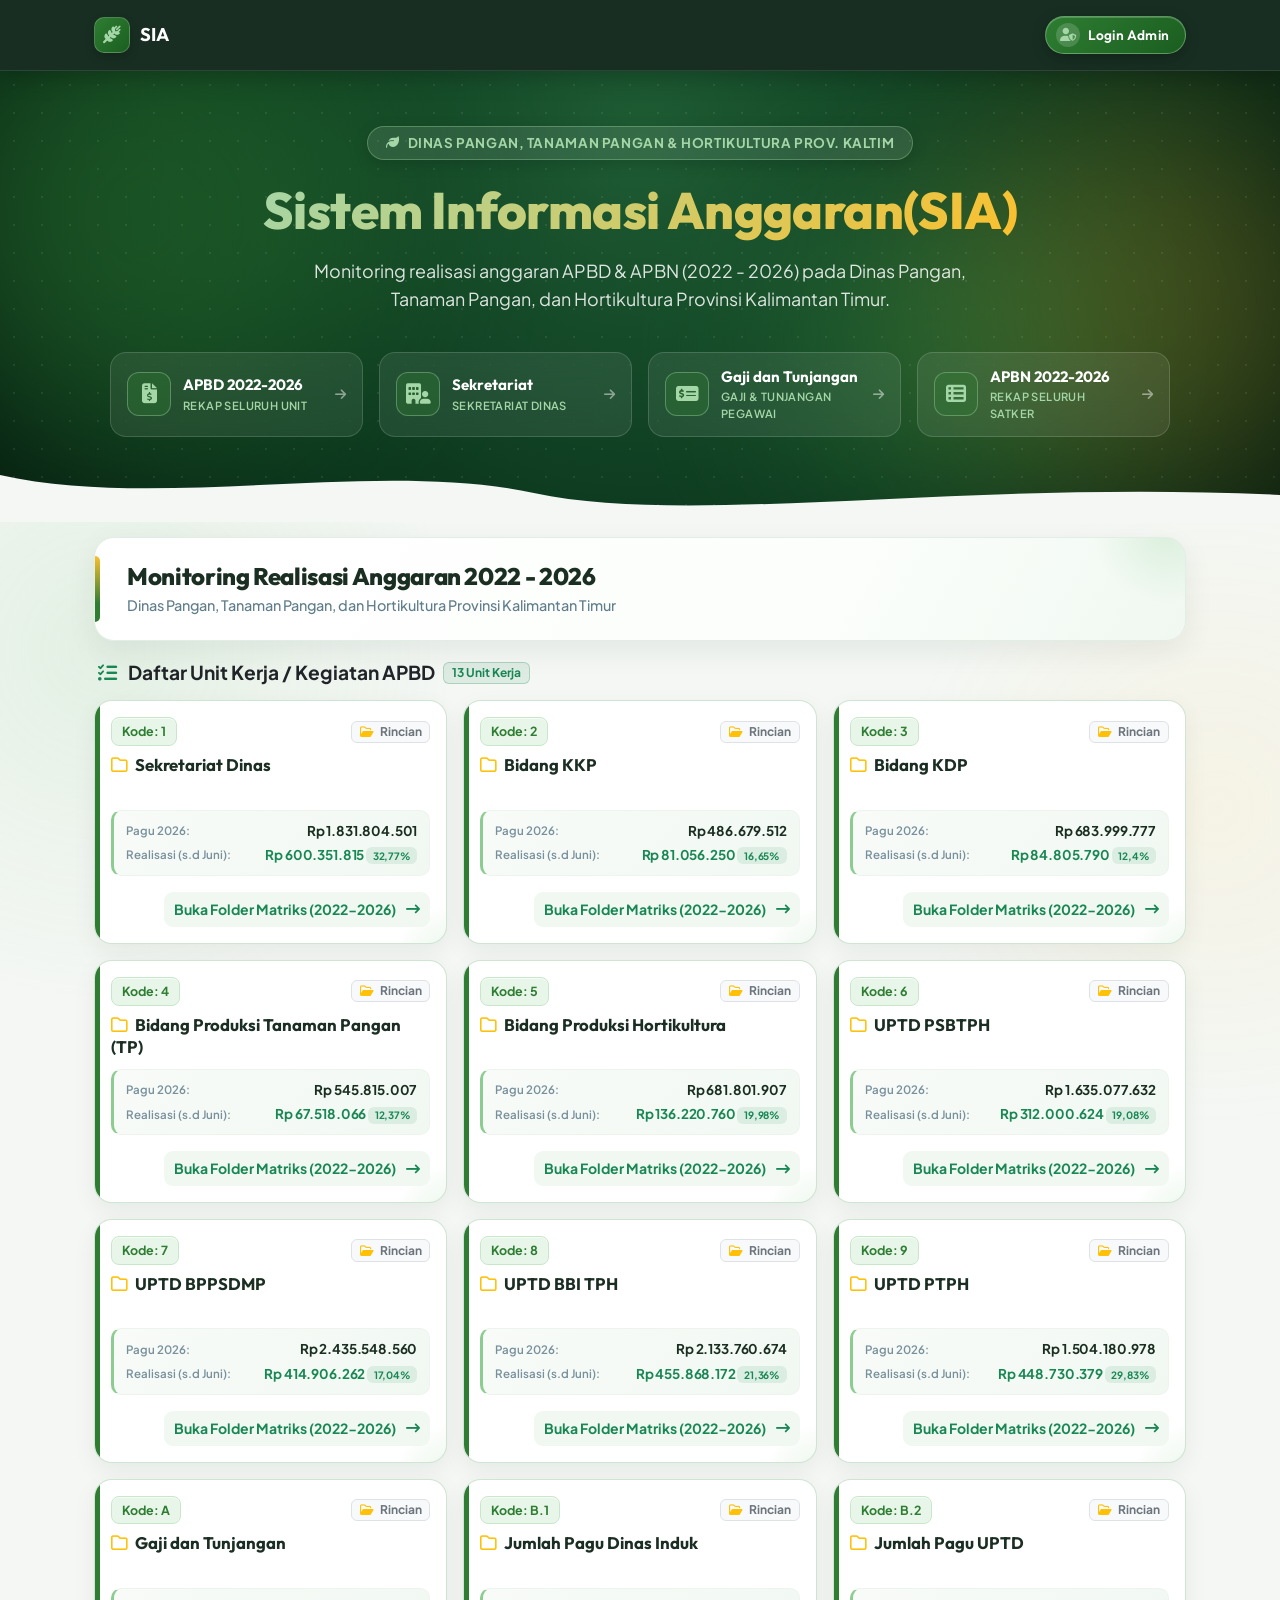
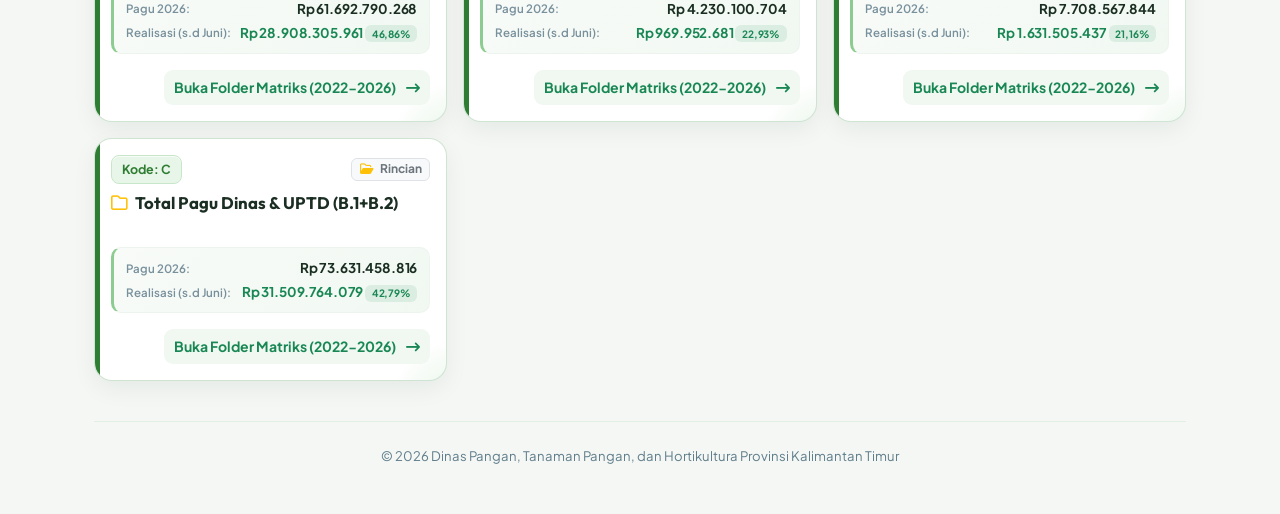
<file: index.html>
<!DOCTYPE html>
<html lang="id">

<head>
    <meta charset="UTF-8">
    <meta name="viewport" content="width=device-width, initial-scale=1.0, maximum-scale=5.0">
    <title>Sistem Informasi Anggaran - DISPANTPH Kaltim</title>

    <!-- Favicon / Tab Icon -->
    <link rel="icon" type="image/svg+xml" href="logo.svg">
    <link rel="alternate icon" type="image/png" href="logo.png">
    <link rel="shortcut icon" href="favicon.ico">

    <!-- Google Fonts: Outfit & Plus Jakarta Sans -->
    <link rel="preconnect" href="https://fonts.googleapis.com">
    <link rel="preconnect" href="https://fonts.gstatic.com" crossorigin>
    <link
        href="https://fonts.googleapis.com/css2?family=Outfit:wght@400;500;600;700;800&family=Plus+Jakarta+Sans:wght@400;500;600;700&display=swap"
        rel="stylesheet">

    <!-- Bootstrap 5 & FontAwesome -->
    <link href="https://cdn.jsdelivr.net/npm/bootstrap@5.3.0/dist/css/bootstrap.min.css" rel="stylesheet">
    <link rel="stylesheet" href="https://cdnjs.cloudflare.com/ajax/libs/font-awesome/6.4.0/css/all.min.css">

    <!-- Custom Style System -->
    <link rel="stylesheet" href="style.css?v=3.2">
    <style>
        .touch-scroll {
            -webkit-overflow-scrolling: touch;
        }

        /* Dedicated Navbar Button Styling (Embedded to prevent browser cache lag) */
        .btn-login-nav {
            display: inline-flex !important;
            align-items: center !important;
            gap: 8px !important;
            padding: 6px 16px 6px 10px !important;
            height: 38px !important;
            background: linear-gradient(135deg, #2e7d32 0%, #1b5e20 100%) !important;
            border: 1px solid rgba(165, 214, 167, 0.45) !important;
            border-radius: 50px !important;
            color: #ffffff !important;
            text-decoration: none !important;
            font-family: 'Outfit', sans-serif !important;
            font-size: 0.86rem !important;
            font-weight: 600 !important;
            letter-spacing: 0.2px !important;
            box-shadow: 0 4px 14px rgba(0, 0, 0, 0.25), inset 0 1px 0 rgba(255, 255, 255, 0.2) !important;
            transition: all 0.25s cubic-bezier(0.4, 0, 0.2, 1) !important;
            white-space: nowrap !important;
            cursor: pointer !important;
        }

        .btn-login-nav:hover {
            color: #ffffff !important;
            text-decoration: none !important;
            background: linear-gradient(135deg, #388e3c 0%, #1e6924 100%) !important;
            border-color: #a5d6a7 !important;
            transform: translateY(-2px) !important;
            box-shadow: 0 6px 20px rgba(46, 125, 50, 0.48), inset 0 1px 0 rgba(255, 255, 255, 0.35) !important;
        }

        .btn-login-nav:active {
            transform: translateY(0) scale(0.98) !important;
            box-shadow: 0 2px 8px rgba(0, 0, 0, 0.2) !important;
        }

        .btn-login-nav .nav-login-icon-badge {
            width: 24px !important;
            height: 24px !important;
            border-radius: 50% !important;
            background: rgba(255, 255, 255, 0.16) !important;
            display: inline-flex !important;
            align-items: center !important;
            justify-content: center !important;
            color: #a5d6a7 !important;
            font-size: 0.8rem !important;
            transition: all 0.25s ease !important;
            flex-shrink: 0 !important;
        }

        .btn-login-nav:hover .nav-login-icon-badge {
            background: rgba(255, 255, 255, 0.28) !important;
            color: #ffffff !important;
            transform: scale(1.1) !important;
        }

        @media (max-width: 575.98px) {
            .btn-login-nav {
                height: 34px !important;
                padding: 5px 12px 5px 8px !important;
                font-size: 0.78rem !important;
                gap: 6px !important;
            }

            .btn-login-nav .nav-login-icon-badge {
                width: 20px !important;
                height: 20px !important;
                font-size: 0.72rem !important;
            }
        }
    </style>
</head>

<body>

    <!-- ========================================================================
         GLOBAL STICKY NAVBAR
         ======================================================================== -->
    <nav class="navbar navbar-dark navbar-custom">
        <div class="container px-3 px-md-4 d-flex align-items-center justify-content-between">
            <a href="#welcome-section" class="navbar-brand" title="Sistem Informasi Anggaran DISPANTPH">
                <div class="brand-badge-icon">
                    <i class="fa-solid fa-wheat-awn"></i>
                </div>
                <span class="d-none d-sm-inline">SIA</span>
                <span class="d-inline d-sm-none">SIA</span>
            </a>
            <div class="d-flex align-items-center gap-2">
                <a href="login.php" class="btn-login-nav" title="Login ke Panel Administrator"
                    style="text-decoration: none !important;">
                    <span class="nav-login-icon-badge"><i class="fa-solid fa-user-shield"></i></span>
                    <span style="color: #ffffff !important; font-weight: 600;">Login Admin</span>
                </a>
            </div>
        </div>
    </nav>

    <!-- ========================================================================
         BAGIAN 1: HERO / SELAMAT DATANG (IMMERSION SHOWCASE)
         ======================================================================== -->
    <section id="welcome-section" class="welcome-hero">
        <!-- Background Ambient Orbs -->
        <div class="bg-shape shape-1"></div>
        <div class="bg-shape shape-2"></div>
        <div class="bg-shape shape-3"></div>
        <div class="bg-pattern"></div>

        <div class="hero-content">
            <div class="hero-badge">
                <i class="fa-solid fa-leaf"></i> DINAS PANGAN, TANAMAN PANGAN & HORTIKULTURA PROV. KALTIM
            </div>

            <h1 class="hero-title">
                <span class="highlight-text">Sistem Informasi Anggaran(SIA)</span>
            </h1>

            <p class="hero-subtitle">
                Monitoring realisasi anggaran APBD & APBN (2022 - 2026) pada
                Dinas Pangan, Tanaman Pangan, dan Hortikultura Provinsi Kalimantan Timur.
            </p>

            <!-- Dynamic Features Highlight Cards Grid -->
            <div id="heroFeaturesGrid" class="hero-features-grid">
                <a href="#dashboard-section" class="hero-feature-card" onclick="filterHeroCard('hero_apbd')"
                    title="Lihat Rekap APBD">
                    <div class="hero-card-icon">
                        <i class="fa-solid fa-file-invoice-dollar"></i>
                    </div>
                    <div class="hero-card-text">
                        <h6 class="hero-card-title mb-0">APBD 2022-2026</h6>
                        <span class="hero-card-sub">Rekap Seluruh Unit</span>
                    </div>
                </a>

                <a href="#dashboard-section" class="hero-feature-card" onclick="filterHeroCard('hero_sekretariat')"
                    title="Lihat Data Sekretariat">
                    <div class="hero-card-icon">
                        <i class="fa-solid fa-building-user"></i>
                    </div>
                    <div class="hero-card-text">
                        <h6 class="hero-card-title mb-0">Sekretariat</h6>
                        <span class="hero-card-sub">Sekretariat Dinas</span>
                    </div>
                </a>

                <a href="#dashboard-section" class="hero-feature-card" onclick="filterHeroCard('hero_gaji')"
                    title="Lihat Data Gaji & Tunjangan">
                    <div class="hero-card-icon">
                        <i class="fa-solid fa-money-check-dollar"></i>
                    </div>
                    <div class="hero-card-text">
                        <h6 class="hero-card-title mb-0">Gaji dan Tunjangan</h6>
                        <span class="hero-card-sub">Gaji & Tunjangan Pegawai</span>
                    </div>
                </a>

                <a href="#dashboard-section" class="hero-feature-card" onclick="filterHeroCard('hero_apbn')"
                    title="Lihat Rekap APBN">
                    <div class="hero-card-icon">
                        <i class="fa-solid fa-table-list"></i>
                    </div>
                    <div class="hero-card-text">
                        <h6 class="hero-card-title mb-0">APBN 2022-2026</h6>
                        <span class="hero-card-sub">Rekap Seluruh Satker</span>
                    </div>
                </a>
            </div>
        </div>

        <!-- Wave Curve Transition Divider -->
        <div class="hero-wave-divider">
            <svg viewBox="0 0 1200 120" preserveAspectRatio="none">
                <path d="M0,0 C150,90 350,-40 500,45 C650,130 900,10 1200,50 L1200,120 L0,120 Z" class="shape-fill">
                </path>
            </svg>
        </div>
    </section>

    <!-- ========================================================================
         BAGIAN 2: DASHBOARD MONITORING ANGGARAN
         ======================================================================== -->
    <section id="dashboard-section" class="dashboard-section">
        <div class="container px-3 px-md-4 pb-5">

            <!-- Header Banner -->
            <div class="header-banner">
                <h3 class="page-title">Monitoring Realisasi Anggaran 2022 - 2026</h3>
                <p class="page-subtitle">Dinas Pangan, Tanaman Pangan, dan Hortikultura Provinsi Kalimantan Timur</p>
            </div>

            <!-- Filter Toolbar (Public View) -->
            <div
                class="d-flex flex-wrap justify-content-between align-items-center mb-3 px-1 gap-2 filter-container-mobile">
                <div class="d-flex align-items-center gap-2">
                    <h5 class="fw-bold text-dark m-0" id="mainTitle" style="font-size: clamp(1rem, 3vw, 1.2rem);">
                        <i class="fa-solid fa-list-check text-success me-2"></i> Daftar Unit Kerja / Kegiatan APBD
                    </h5>
                    <span class="badge bg-success bg-opacity-10 text-success border border-success border-opacity-25"
                        id="dataCountBadge">0 Data</span>
                </div>

                <div class="d-flex align-items-center gap-2 flex-wrap">
                    <!-- APBN Year Filter Dropdown -->
                    <div id="filterTahunAPBN" class="d-none align-items-center gap-2">
                        <label class="fw-bold small text-secondary m-0">Tahun:</label>
                        <select id="tahunApbn" class="form-select form-select-sm filter-select w-auto">
                            <option value="2026" selected>2026</option>
                            <option value="2025">2025</option>
                            <option value="2024">2024</option>
                            <option value="2023">2023</option>
                            <option value="2022">2022</option>
                        </select>
                    </div>
                </div>
            </div>

            <!-- Filter Aktif dari Sorotan Indicator Banner -->
            <div id="heroFilterBanner"
                class="alert alert-success py-2 px-3 mb-3 d-none align-items-center justify-content-between rounded-3 border-0 bg-success bg-opacity-10 text-success-emphasis shadow-sm">
                <div class="d-flex align-items-center gap-2">
                    <i class="fa-solid fa-layer-group text-success fs-5"></i>
                    <div>
                        <span class="small text-muted d-block" style="font-size: 0.72rem; line-height: 1;">Filter
                            Sorotan Aktif:</span>
                        <strong id="heroFilterTitle" class="text-success">Sorotan Terpilih</strong>
                    </div>
                </div>
                <button type="button" class="btn btn-sm btn-outline-success py-1 px-3 rounded-pill fw-bold"
                    onclick="resetHeroFilter()">
                    <i class="fa-solid fa-xmark me-1"></i> Tampilkan Semua Unit
                </button>
            </div>

            <!-- TAMPILAN 1: KARTU APBD -->
            <div class="row g-3 mb-4" id="menuContainer"></div>

            <!-- TAMPILAN 2: KARTU APBN (REDESIGN: MIRIP APBD) -->
            <div class="row g-3 mb-4 d-none" id="apbnCardContainer"></div>

            <!-- Empty Search State -->
            <div id="emptySearchState" class="text-center py-5 d-none">
                <div class="text-muted mb-2">
                    <i class="fa-solid fa-magnifying-glass fa-2x text-secondary opacity-50"></i>
                </div>
                <h6 class="fw-bold text-secondary">Data tidak ditemukan</h6>
                <p class="small text-muted mb-0">Coba ubah kata kunci pencarian Anda atau tambah data baru.</p>
            </div>

            <!-- Dashboard Footer -->
            <div class="dashboard-footer">
                &copy; 2026 Dinas Pangan, Tanaman Pangan, dan Hortikultura Provinsi Kalimantan Timur
            </div>
        </div>
    </section>

    <!-- ========================================================================
         MODAL 1: MATRIKS MULTIYEARS (APBD FOLDER VIEW)
         ======================================================================== -->
    <div class="modal fade" id="matrixModal" tabindex="-1" aria-hidden="true">
        <div class="modal-dialog modal-xl modal-dialog-centered">
            <div class="modal-content shadow-lg">
                <div
                    class="modal-header modal-header-custom py-3 px-3 px-md-4 d-flex justify-content-between align-items-center">
                    <h5 class="modal-title fw-bold m-0 text-white" id="modalTitle"
                        style="font-size: clamp(1rem, 3vw, 1.25rem);">
                        Matriks Multiyears</h5>
                    <button type="button" class="btn-close btn-close-white" data-bs-dismiss="modal"
                        aria-label="Close"></button>
                </div>
                <div class="modal-body p-3 p-md-4">
                    <div class="d-flex justify-content-between align-items-center mb-3 flex-wrap gap-2">
                        <div class="small text-muted">
                            <i class="fa-solid fa-info-circle text-success me-1"></i>
                            Menampilkan rincian alokasi dan realisasi anggaran multiyears.
                        </div>
                    </div>
                    <div class="table-responsive touch-scroll">
                        <table
                            class="table table-bordered table-striped align-middle mb-0 text-center modal-matrix-table">
                            <thead class="table-dark small text-uppercase" id="matrixTableHead">
                                <tr>
                                    <th style="width: 25%; min-width: 170px;">Komponen Anggaran</th>
                                    <th>2022 <span style="text-transform: none !important;">(Rp)</span></th>
                                    <th>2023 <span style="text-transform: none !important;">(Rp)</span></th>
                                    <th>2024 <span style="text-transform: none !important;">(Rp)</span></th>
                                    <th>2025 <span style="text-transform: none !important;">(Rp)</span></th>
                                    <th id="thMatrix2026">2026 <span
                                            style="text-transform: none !important;">(Rp)</span> <span
                                            style="text-transform: none !important;">(<span
                                                style="text-transform: lowercase !important; font-weight: 700;">s.d</span>
                                            Juni)</span></th>
                                    <th class="bg-success text-white">JUMLAH <span
                                            style="text-transform: none !important;">(Rp)</span></th>
                                </tr>
                            </thead>
                            <tbody id="matrixTableBody" class="small"></tbody>
                        </table>
                    </div>

                    <!-- ====================================================
                         VISUALISASI GRAFIK PADA BAGIAN BAWAH TABEL
                         ==================================================== -->
                    <div class="matrix-charts-container mt-4 pt-3 border-top">
                        <!-- Header & Switcher Toolbar -->
                        <div class="d-flex flex-wrap justify-content-between align-items-center mb-3 gap-2">
                            <div>
                                <h6 class="fw-bold m-0 text-dark d-flex align-items-center gap-2">
                                    <i class="fa-solid fa-chart-column text-success fs-5"></i>
                                    <span>Grafik Perkembangan Anggaran Multiyears</span>
                                </h6>
                                <small class="text-muted">Perbandingan alokasi pagu tahunan, realisasi keuangan, dan
                                    tren capaian</small>
                            </div>

                            <div>
                                <button type="button" class="btn btn-sm btn-success active btn-chart-tab px-3"
                                    id="tabChartAll" style="cursor: default;">
                                    <i class="fa-solid fa-chart-column me-1"></i> Grafik
                                </button>
                            </div>
                        </div>

                        <!-- KPI Summary Quick Chips -->
                        <div class="row g-2 mb-3">
                            <div class="col-12 col-md-4">
                                <div class="kpi-chip">
                                    <span class="small text-muted fw-semibold">Total Pagu (5 Thn):</span>
                                    <span class="fw-bold text-dark small" id="kpiChartTotalPagu">Rp 0</span>
                                </div>
                            </div>
                            <div class="col-12 col-md-4">
                                <div class="kpi-chip">
                                    <span class="small text-muted fw-semibold">Total Realisasi (5 Thn):</span>
                                    <span class="fw-bold text-success small" id="kpiChartTotalReal">Rp 0</span>
                                </div>
                            </div>
                            <div class="col-12 col-md-4">
                                <div class="kpi-chip">
                                    <span class="small text-muted fw-semibold">Sisa Pagu (5 Thn):</span>
                                    <span class="fw-bold text-warning-emphasis small" id="kpiChartTotalSisa">Rp 0</span>
                                </div>
                            </div>
                        </div>

                        <!-- Dual Chart Canvas Cards -->
                        <div class="row g-3">
                            <!-- Chart 1: Nominal Rp (Bar Chart) -->
                            <div class="col-12 col-lg-7" id="chartColNominal">
                                <div class="card h-100 border-0 shadow-sm rounded-4 p-3 bg-white chart-card">
                                    <div class="d-flex justify-content-between align-items-center mb-2">
                                        <span class="fw-bold small text-secondary">
                                            <i class="fa-solid fa-chart-bar text-primary me-1"></i> Alokasi Pagu vs
                                            Realisasi (Nominal Rp)
                                        </span>
                                        <span class="badge bg-light text-muted border small">Per Tahun</span>
                                    </div>
                                    <div class="chart-wrapper">
                                        <canvas id="matrixChartNominalCanvas"></canvas>
                                    </div>
                                </div>
                            </div>

                            <!-- Chart 2: Persentase % (Line Chart) -->
                            <div class="col-12 col-lg-5" id="chartColPercent">
                                <div class="card h-100 border-0 shadow-sm rounded-4 p-3 bg-white chart-card">
                                    <div class="d-flex justify-content-between align-items-center mb-2">
                                        <span class="fw-bold small text-secondary">
                                            <i class="fa-solid fa-arrow-trend-up text-success me-1"></i> Tren Capaian
                                            (%) Keuangan & Fisik
                                        </span>
                                        <span class="badge bg-light text-muted border small">0 - 100%</span>
                                    </div>
                                    <div class="chart-wrapper">
                                        <canvas id="matrixChartPercentCanvas"></canvas>
                                    </div>
                                </div>
                            </div>
                        </div>
                    </div>
                </div>
            </div>
        </div>
    </div>

    <!-- ========================================================================
         MODAL APBN MATRIX MULTIYEARS (DENGAN DK/TP)
         ======================================================================== -->
    <div class="modal fade" id="apbnMatrixModal" tabindex="-1" aria-hidden="true">
        <div class="modal-dialog modal-xl modal-dialog-centered">
            <div class="modal-content shadow-lg">
                <div
                    class="modal-header modal-header-custom py-3 px-3 px-md-4 d-flex justify-content-between align-items-center">
                    <h5 class="modal-title fw-bold m-0 text-white" id="apbnMatrixTitle"
                        style="font-size: clamp(1rem, 3vw, 1.25rem);">
                        <i class="fa-solid fa-folder-open text-warning me-2"></i> Matriks APBN Multiyears
                    </h5>
                    <button type="button" class="btn-close btn-close-white" data-bs-dismiss="modal"
                        aria-label="Close"></button>
                </div>
                <div class="modal-body p-3 p-md-4">
                    <div class="d-flex justify-content-between align-items-center mb-3 flex-wrap gap-2">
                        <div class="small text-muted">
                            <i class="fa-solid fa-circle-info text-success me-1"></i>
                            Rincian alokasi dan realisasi anggaran APBN multiyears per kewenangan (DK/TP).
                        </div>
                    </div>
                    <div class="table-responsive touch-scroll">
                        <table
                            class="table table-bordered table-striped align-middle mb-0 text-center modal-matrix-table">
                            <thead class="table-dark small text-uppercase" id="apbnMatrixTableHead"></thead>
                            <tbody id="apbnMatrixTableBody" class="small"></tbody>
                        </table>
                    </div>

                    <!-- VISUALISASI GRAFIK APBN -->
                    <div class="matrix-charts-container mt-4 pt-3 border-top">
                        <div class="d-flex flex-wrap justify-content-between align-items-center mb-3 gap-2">
                            <div>
                                <h6 class="fw-bold m-0 text-dark d-flex align-items-center gap-2">
                                    <i class="fa-solid fa-chart-column text-success fs-5"></i>
                                    <span>Grafik Perkembangan Anggaran APBN Multiyears</span>
                                </h6>
                                <small class="text-muted">Perbandingan alokasi pagu, realisasi keuangan, dan tren
                                    capaian</small>
                            </div>
                            <div>
                                <button type="button" class="btn btn-sm btn-success active btn-chart-tab px-3"
                                    style="cursor: default;">
                                    <i class="fa-solid fa-chart-column me-1"></i> Grafik
                                </button>
                            </div>
                        </div>
                        <div class="row g-2 mb-3">
                            <div class="col-12 col-md-4">
                                <div class="kpi-chip">
                                    <span class="small text-muted fw-semibold">Total Pagu:</span>
                                    <span class="fw-bold text-dark small" id="apbnKpiTotalPagu">Rp 0</span>
                                </div>
                            </div>
                            <div class="col-12 col-md-4">
                                <div class="kpi-chip">
                                    <span class="small text-muted fw-semibold">Total Realisasi:</span>
                                    <span class="fw-bold text-success small" id="apbnKpiTotalReal">Rp 0</span>
                                </div>
                            </div>
                            <div class="col-12 col-md-4">
                                <div class="kpi-chip">
                                    <span class="small text-muted fw-semibold">Sisa Pagu:</span>
                                    <span class="fw-bold text-warning-emphasis small" id="apbnKpiTotalSisa">Rp 0</span>
                                </div>
                            </div>
                        </div>
                        <div class="row g-3">
                            <div class="col-12 col-lg-7">
                                <div class="card h-100 border-0 shadow-sm rounded-4 p-3 bg-white chart-card">
                                    <div class="d-flex justify-content-between align-items-center mb-2">
                                        <span class="fw-bold small text-secondary">
                                            <i class="fa-solid fa-chart-bar text-primary me-1"></i> Pagu vs Realisasi
                                            (Nominal Rp)
                                        </span>
                                        <span class="badge bg-light text-muted border small">Per Tahun</span>
                                    </div>
                                    <div class="chart-wrapper">
                                        <canvas id="apbnChartNominalCanvas"></canvas>
                                    </div>
                                </div>
                            </div>
                            <div class="col-12 col-lg-5">
                                <div class="card h-100 border-0 shadow-sm rounded-4 p-3 bg-white chart-card">
                                    <div class="d-flex justify-content-between align-items-center mb-2">
                                        <span class="fw-bold small text-secondary">
                                            <i class="fa-solid fa-arrow-trend-up text-success me-1"></i> Tren Capaian
                                            (%) Keuangan & Fisik
                                        </span>
                                        <span class="badge bg-light text-muted border small">0 - 100%</span>
                                    </div>
                                    <div class="chart-wrapper">
                                        <canvas id="apbnChartPercentCanvas"></canvas>
                                    </div>
                                </div>
                            </div>
                        </div>
                    </div>
                </div>
            </div>
        </div>
    </div>







    <!-- Toast Notification Container -->
    <div class="toast-container-custom" id="toastContainer"></div>

    <!-- JavaScript Dependencies -->
    <script src="https://cdn.jsdelivr.net/npm/bootstrap@5.3.0/dist/js/bootstrap.bundle.min.js"></script>
    <!-- Chart.js Engine (Offline Local + CDN Fallback) -->
    <script src="chart.min.js"></script>
    <script>
        if (typeof Chart === 'undefined') {
            document.write('<script src="https://cdn.jsdelivr.net/npm/chart.js@4.4.4/dist/chart.umd.min.js"><\/script>');
        }
    </script>
    <script src="db/database.js"></script>
    <script src="db/database2.js"></script>

    <script>
        const STORAGE_KEY_APBD = 'sisfor_apbd_data_v3';
        const STORAGE_KEY_APBN = 'sisfor_apbn_data_v3';
        const STORAGE_KEY_ADMIN = 'sisfor_admin_session_v3';
        const STORAGE_KEY_PERIODE = 'sisfor_periode_aktif_v3';

        // Autentikasi administrator dikelola secara aman oleh server (api/login.php)
        let activeAPBD = {};
        let activeAPBN = {};
        let groupedAPBN = {};
        let currentModeTitle = "APBD";
        let searchQuery = "";
        let currentViewingUnitKey = "";
        let currentViewingAPBNKey = "";
        let isAdmin = false;
        let pendingAdminAction = null;
        let periodeAktif = "s.d Juni";
        const STORAGE_KEY_APBN_PERIODE = 'sisfor_apbn_custom_periods_v1';

        // Chart.js Instances
        let matrixNominalChartInstance = null;
        let matrixPercentChartInstance = null;
        let apbnNominalChartInstance = null;
        let apbnPercentChartInstance = null;
        let currentChartDisplayMode = 'all';

        // Variabel kerja saat membuka modal edit APBD multiyears
        let tempUnitEditData = {};
        let currentEditingYear = "2026";

        // Variabel Hero Cards & Multi-Unit Filter
        let heroCardsData = [];
        let heroFilteredUnitKeys = null;
        let activeHeroCardTitle = '';

        // ==========================================
        // INISIALISASI DATA & AUTH
        // ==========================================
        async function initData() {
            const savedPeriode = localStorage.getItem(STORAGE_KEY_PERIODE);
            periodeAktif = savedPeriode ? savedPeriode : "s.d Juni";
            const labelEl = document.getElementById('labelPeriodeAktif');
            if (labelEl) labelEl.textContent = periodeAktif;

            await loadDataFromServer();
        }

        async function loadDataFromServer() {
            try {
                const ts = Date.now();
                const [apbdRes, apbnRes, heroRes] = await Promise.all([
                    fetch('api/get_apbd.php?t=' + ts),
                    fetch('api/get_apbn.php?t=' + ts),
                    fetch('api/get_hero_cards.php?t=' + ts)
                ]);

                const apbdJson = await apbdRes.json();
                if (apbdJson.status === 'success') {
                    activeAPBD = apbdJson.data;
                    if (apbdJson.periodeAktif) {
                        periodeAktif = apbdJson.periodeAktif;
                        localStorage.setItem(STORAGE_KEY_PERIODE, periodeAktif);
                        const labelEl = document.getElementById('labelPeriodeAktif');
                        if (labelEl) labelEl.textContent = periodeAktif;
                    }
                }

                const apbnJson = await apbnRes.json();
                if (apbnJson.status === 'success') activeAPBN = apbnJson.data;

                try {
                    const heroJson = await heroRes.json();
                    if (heroJson.status === 'success' && Array.isArray(heroJson.data)) {
                        heroCardsData = heroJson.data;
                    }
                } catch (heroErr) {
                    console.warn("Gagal parse hero cards:", heroErr);
                }

                if (currentModeTitle === "APBD") {
                    renderMenuCards();
                    if (currentViewingUnitKey && document.getElementById('matrixModal').classList.contains('show')) {
                        openUnitMatrix(currentViewingUnitKey);
                    }
                } else {
                    groupedAPBN = transformAPBNtoGrouped();
                    renderAPBNCards();
                }
                renderHeroCards();
            } catch (error) {
                console.warn("Server offline, fallback to local data:", error);
                if (typeof dataAPBD !== 'undefined') activeAPBD = JSON.parse(JSON.stringify(dataAPBD));
                if (typeof dataAPBN !== 'undefined') activeAPBN = JSON.parse(JSON.stringify(dataAPBN));
                if (!heroCardsData || heroCardsData.length === 0) {
                    heroCardsData = [
                        { id: 'hero_apbd', title: 'APBD 2022-2026', subtitle: 'Rekap Seluruh Unit', icon: 'fa-file-invoice-dollar', type: 'macro', target: 'apbd', unit_keys: [] },
                        { id: 'hero_sekretariat', title: 'Sekretariat', subtitle: 'Sekretariat Dinas', icon: 'fa-building-user', type: 'units', target: '', unit_keys: ['1'] },
                        { id: 'hero_gaji', title: 'Gaji dan Tunjangan', subtitle: 'Gaji & Tunjangan Pegawai', icon: 'fa-money-check-dollar', type: 'units', target: '', unit_keys: ['A'] },
                        { id: 'hero_apbn', title: 'APBN 2022-2026', subtitle: 'Rekap Seluruh Satker', icon: 'fa-table-list', type: 'macro', target: 'apbn', unit_keys: [] }
                    ];
                }
                groupedAPBN = transformAPBNtoGrouped();
                if (currentModeTitle === "APBD") renderMenuCards();
                else renderAPBNCards();
                renderHeroCards();
            }
        }

        // Dummy functions (not using localStorage anymore)
        function saveAPBD() { }
        function saveAPBN() { }

        // ==========================================
        // LOGIN ADMINISTRATOR
        // ==========================================
        function openLoginModal() {
            window.location.href = 'login.php';
        }

        function showNotification(pesan) {
            const container = document.getElementById('toastContainer');
            const toastEl = document.createElement('div');
            toastEl.className = 'alert alert-success shadow-lg border-0 py-2 px-3 d-flex align-items-center gap-2 mb-2';
            toastEl.style.borderRadius = '12px';
            toastEl.innerHTML = `<i class="fa-solid fa-circle-check text-success fs-5"></i> <span class="small fw-bold">${pesan}</span>`;
            container.appendChild(toastEl);

            setTimeout(() => {
                toastEl.style.transition = 'opacity 0.5s ease';
                toastEl.style.opacity = '0';
                setTimeout(() => toastEl.remove(), 500);
            }, 3000);
        }

        // ==========================================
        // TABS & NAVIGATION
        // ==========================================
        function showTabAPBD() {
            currentModeTitle = "APBD";
            const btnApbd = document.getElementById('btnAPBD');
            const btnApbn = document.getElementById('btnAPBN');
            if (btnApbd) btnApbd.className = "btn btn-toggle-source active-apbd";
            if (btnApbn) btnApbn.className = "btn btn-toggle-source inactive";

            const btnTambah = document.getElementById('btnTambahData');
            if (btnTambah) {
                btnTambah.className = "btn-crud-add";
                const btnText = document.getElementById('btnTambahText');
                if (btnText) btnText.textContent = "Tambah Unit APBD";
            }

            const navApbd = document.getElementById('navPillAPBD');
            const navApbn = document.getElementById('navPillAPBN');
            if (navApbd && navApbn) {
                navApbd.className = "nav-pill-link active-pill-apbd";
                navApbn.className = "nav-pill-link";
            }

            document.getElementById('menuContainer').classList.remove('d-none');
            document.getElementById('apbnCardContainer').classList.add('d-none');
            document.getElementById('filterTahunAPBN').classList.add('d-none');
            document.getElementById('filterTahunAPBN').classList.remove('d-flex');
            document.getElementById('mainTitle').innerHTML = '<i class="fa-solid fa-list-check text-success me-2"></i> Daftar Unit Kerja / Kegiatan APBD';

            renderMenuCards();
        }

        function showTabAPBN() {
            currentModeTitle = "APBN";
            const btnApbd = document.getElementById('btnAPBD');
            const btnApbn = document.getElementById('btnAPBN');
            if (btnApbd) btnApbd.className = "btn btn-toggle-source inactive";
            if (btnApbn) btnApbn.className = "btn btn-toggle-source active-apbn";

            const btnTambah = document.getElementById('btnTambahData');
            if (btnTambah) {
                btnTambah.className = "btn-crud-add btn-crud-apbn";
                const btnText = document.getElementById('btnTambahText');
                if (btnText) btnText.textContent = "Tambah Kegiatan APBN";
            }

            const navApbd = document.getElementById('navPillAPBD');
            const navApbn = document.getElementById('navPillAPBN');
            if (navApbd && navApbn) {
                navApbd.className = "nav-pill-link";
                navApbn.className = "nav-pill-link active-pill-apbn";
            }

            const banner = document.getElementById('heroFilterBanner');
            if (banner) {
                banner.classList.add('d-none');
                banner.classList.remove('d-flex');
            }

            document.getElementById('menuContainer').classList.add('d-none');
            document.getElementById('apbnCardContainer').classList.remove('d-none');
            document.getElementById('filterTahunAPBN').classList.add('d-none');
            document.getElementById('filterTahunAPBN').classList.remove('d-flex');
            document.getElementById('mainTitle').innerHTML = '<i class="fa-solid fa-landmark me-2" style="color: #01579b;"></i> Daftar Kegiatan APBN';

            groupedAPBN = transformAPBNtoGrouped();
            renderAPBNCards();
        }

        function handleSearch() {
            const input = document.getElementById('searchInput');
            searchQuery = input ? input.value.trim().toLowerCase() : "";
            const btnClear = document.getElementById('btnClearSearch');
            if (btnClear) {
                if (searchQuery.length > 0) {
                    btnClear.classList.remove('d-none');
                } else {
                    btnClear.classList.add('d-none');
                }
            }

            if (currentModeTitle === "APBD") {
                renderMenuCards();
            } else {
                renderAPBNCards();
            }
        }

        function clearSearch() {
            const input = document.getElementById('searchInput');
            if (input) input.value = "";
            searchQuery = "";
            const btnClear = document.getElementById('btnClearSearch');
            if (btnClear) btnClear.classList.add('d-none');
            if (currentModeTitle === "APBD") {
                renderMenuCards();
            } else {
                renderAPBNCards();
            }
        }

        // ==========================================
        // RENDER KARTU DINAMIS DI HERO SECTION
        // ==========================================
        function renderHeroCards() {
            const grid = document.getElementById('heroFeaturesGrid');
            if (!grid) return;

            // Fallback default jika heroCardsData belum termuat
            const cards = (heroCardsData && heroCardsData.length > 0) ? heroCardsData : [
                { id: 'hero_apbd', title: 'APBD 2022-2026', subtitle: 'Rekap Seluruh Unit', icon: 'fa-file-invoice-dollar', type: 'macro', target: 'apbd', unit_keys: [] },
                { id: 'hero_sekretariat', title: 'Sekretariat', subtitle: 'Sekretariat Dinas', icon: 'fa-building-user', type: 'units', target: '', unit_keys: ['1'] },
                { id: 'hero_gaji', title: 'Gaji dan Tunjangan', subtitle: 'Gaji & Tunjangan Pegawai', icon: 'fa-money-check-dollar', type: 'units', target: '', unit_keys: ['A'] },
                { id: 'hero_apbn', title: 'APBN 2022-2026', subtitle: 'Rekap Seluruh Satker', icon: 'fa-table-list', type: 'macro', target: 'apbn', unit_keys: [] }
            ];

            let html = '';
            cards.forEach(card => {
                const icon = card.icon || 'fa-building-user';
                const title = card.title || 'Sorotan';
                const sub = card.subtitle || '';

                let multiBadge = '';
                if (card.type === 'units' && Array.isArray(card.unit_keys) && card.unit_keys.length > 1) {
                    multiBadge = `<span class="badge bg-success bg-opacity-25 text-white ms-1" style="font-size: 0.65rem;">${card.unit_keys.length} Unit</span>`;
                }

                html += `
                    <a href="#dashboard-section" class="hero-feature-card" onclick="filterHeroCard('${card.id}')" title="Buka ${escapeHtml(title)}">
                        <div class="hero-card-icon">
                            <i class="fa-solid ${icon}"></i>
                        </div>
                        <div class="hero-card-text">
                            <h6 class="hero-card-title mb-0 d-flex align-items-center justify-content-between">
                                <span>${escapeHtml(title)}</span>
                                ${multiBadge}
                            </h6>
                            <span class="hero-card-sub">${escapeHtml(sub)}</span>
                        </div>
                    </a>
                `;
            });

            grid.innerHTML = html;
        }

        function filterHeroCard(target) {
            const card = (heroCardsData || []).find(c => c.id === target);

            if (target === 'apbd' || (card && card.type === 'macro' && (card.target === 'apbd' || card.id === 'hero_apbd'))) {
                resetHeroFilter();
                clearSearch();
                showTabAPBD();
            } else if (target === 'apbn' || (card && (card.type === 'apbn' || card.target === 'apbn' || card.id === 'hero_apbn'))) {
                resetHeroFilter();
                clearSearch();
                showTabAPBN();
            } else if (card && card.type === 'units') {
                showTabAPBD();
                clearSearch();
                heroFilteredUnitKeys = Array.isArray(card.unit_keys) ? card.unit_keys : [];
                activeHeroCardTitle = card.title || 'Unit Pilihan';

                const banner = document.getElementById('heroFilterBanner');
                const bannerTitle = document.getElementById('heroFilterTitle');
                if (banner && bannerTitle) {
                    bannerTitle.textContent = `${activeHeroCardTitle} (${heroFilteredUnitKeys.length} Unit Kerja)`;
                    banner.classList.remove('d-none');
                    banner.classList.add('d-flex');
                }
                renderMenuCards();
            } else if (activeAPBD && activeAPBD[target]) {
                // Direct unit key fallback
                showTabAPBD();
                clearSearch();
                heroFilteredUnitKeys = [String(target)];
                activeHeroCardTitle = activeAPBD[target].nama;
                const banner = document.getElementById('heroFilterBanner');
                const bannerTitle = document.getElementById('heroFilterTitle');
                if (banner && bannerTitle) {
                    bannerTitle.textContent = activeHeroCardTitle;
                    banner.classList.remove('d-none');
                    banner.classList.add('d-flex');
                }
                renderMenuCards();
            }

            const targetSection = document.getElementById('dashboard-section');
            if (targetSection) {
                targetSection.scrollIntoView({ behavior: 'smooth' });
            }
        }

        function resetHeroFilter() {
            heroFilteredUnitKeys = null;
            activeHeroCardTitle = '';
            const banner = document.getElementById('heroFilterBanner');
            if (banner) {
                banner.classList.add('d-none');
                banner.classList.remove('d-flex');
            }
            renderMenuCards();
        }

        function escapeHtml(str) {
            if (!str) return '';
            return String(str)
                .replace(/&/g, '&amp;')
                .replace(/</g, '&lt;')
                .replace(/>/g, '&gt;')
                .replace(/"/g, '&quot;')
                .replace(/'/g, '&#039;');
        }

        // ==========================================
        // RENDER KARTU APBD
        // ==========================================
        function renderMenuCards() {
            const container = document.getElementById('menuContainer');
            const emptyState = document.getElementById('emptySearchState');
            container.innerHTML = '';

            let keys = Object.keys(activeAPBD);

            // Filter berdasarkan Hero Card aktif (multi-unit)
            if (heroFilteredUnitKeys !== null) {
                keys = keys.filter(key => heroFilteredUnitKeys.includes(String(key)));
            }

            // Filter pencarian
            if (searchQuery) {
                keys = keys.filter(key => {
                    const item = activeAPBD[key];
                    return key.toLowerCase().includes(searchQuery) || item.nama.toLowerCase().includes(searchQuery);
                });
            }

            document.getElementById('dataCountBadge').textContent = `${keys.length} Unit Kerja`;

            if (keys.length === 0) {
                emptyState.classList.remove('d-none');
                return;
            } else {
                emptyState.classList.add('d-none');
            }

            keys.forEach(key => {
                const item = activeAPBD[key];
                const col = document.createElement('div');
                col.className = 'col-12 col-md-6 col-lg-4';

                const data2026 = item["2026"] || {};
                const pagu2026 = data2026.paguApbd || 0;
                const real2026 = data2026.realisasiKeuangan || 0;
                const pct2026 = pagu2026 > 0 ? (real2026 / pagu2026) * 100 : (data2026.realisasiPersen || 0);

                const unitPeriode = item.periodeCustom || periodeAktif;

                col.innerHTML = `
            <div class="card card-menu h-100 p-3">
                <div class="d-flex flex-column justify-content-between h-100">
                    <div>
                        <div class="d-flex justify-content-between align-items-center mb-2">
                            <span class="badge-code">Kode: ${key}</span>
                            <span class="badge bg-light text-secondary border small"><i class="fa-regular fa-folder-open text-warning me-1"></i> Rincian</span>
                        </div>
                        <h6 class="unit-name mt-1 mb-2" onclick="openUnitMatrix('${key}')" style="cursor: pointer;">
                            <i class="fa-regular fa-folder text-warning me-1"></i> ${item.nama}
                        </h6>

                        <!-- Mini quick stats 2026 -->
                        <div class="card-mini-stat" onclick="openUnitMatrix('${key}')" style="cursor: pointer;">
                            <div class="d-flex justify-content-between align-items-center mb-1">
                                <span class="card-mini-stat-label">Pagu 2026:</span>
                                <span class="card-mini-stat-val">${formatRupiah(pagu2026)}</span>
                            </div>
                            <div class="d-flex justify-content-between align-items-center">
                                <span class="card-mini-stat-label">Realisasi (${unitPeriode}):</span>
                                <span class="card-mini-stat-val text-success">${formatRupiah(real2026)} <span class="badge bg-success bg-opacity-10 text-success small">${formatPersen(pct2026)}</span></span>
                            </div>
                        </div>
                    </div>
                    <div class="text-end mt-3" onclick="openUnitMatrix('${key}')" style="cursor: pointer;">
                        <small class="text-success fw-bold">Buka Folder Matriks (2022-2026) <i class="fa-solid fa-arrow-right-long ms-1"></i></small>
                    </div>
                </div>
            </div>
        `;
                container.appendChild(col);
            });
        }

        // ==========================================
        // TRANSFORM APBN DATA: FLAT ARRAY → GROUPED BY KEGIATAN
        // ==========================================
        function normalizeKegiatanKey(name) {
            const n = (name || '').toLowerCase().trim();
            if (n.includes('tanaman pangan')) return 'ditjen_tanaman_pangan';
            if (n.includes('hortikultura')) return 'ditjen_hortikultura';
            if (n.includes('psp') || n.includes('prasarana') || n.includes('sarana pertanian')) return 'ditjen_psp';
            if (n.includes('bppsdmp')) return 'bppsdmp';
            if (n.includes('bapanas') || n.includes('bkp') || n.includes('pangan nasional')) return 'bapanas';
            if (n.includes('lip') || n.includes('lahan') || n.includes('irigasi')) return 'ditjen_lip';
            return n.replace(/[^a-z0-9]+/g, '_').replace(/(^_|_$)/g, '');
        }

        function formatPeriodeHeaderHtml(periode) {
            if (!periode) return '';
            let p = periode.trim();
            p = p.replace(/s\.d\.?/gi, 's.d');
            p = p.replace(/^s\.d\s+([A-Za-z]+)$/i, (m, bulan) => {
                return 's.d ' + bulan.charAt(0).toUpperCase() + bulan.slice(1).toLowerCase();
            });
            const formatted = p.replace(/\bs\.d\b/gi, '<span style="text-transform: lowercase !important; font-weight: 700;">s.d</span>');
            return `<span style="text-transform: none !important;">(${formatted})</span>`;
        }

        function transformAPBNtoGrouped() {
            const grouped = {};
            const tahunList = Object.keys(activeAPBN).filter(k => /^\d{4}$/.test(k)).sort();
            let savedPeriods = {};
            try {
                savedPeriods = JSON.parse(localStorage.getItem(STORAGE_KEY_APBN_PERIODE) || '{}');
            } catch (e) { }

            tahunList.forEach(tahun => {
                const items = activeAPBN[tahun] || [];
                items.forEach(item => {
                    const key = normalizeKegiatanKey(item.namaKegiatan);
                    if (!grouped[key]) {
                        grouped[key] = {
                            nama: item.namaKegiatan,
                            kewenangan: [],
                            data: {},
                            periodeCustom: savedPeriods[key] || item.periodeCustom || ""
                        };
                    }
                    if (parseInt(tahun) >= Math.max(...tahunList.filter(t => grouped[key].data[t]).map(Number), 0)) {
                        grouped[key].nama = item.namaKegiatan;
                    }
                    if (item.periodeCustom && !grouped[key].periodeCustom) {
                        grouped[key].periodeCustom = item.periodeCustom;
                    }
                    if (!grouped[key].data[tahun]) grouped[key].data[tahun] = {};
                    const kew = item.kewenangan || 'DK';
                    grouped[key].data[tahun][kew] = { ...item };
                    if (!grouped[key].kewenangan.includes(kew)) grouped[key].kewenangan.push(kew);
                });
            });
            return grouped;
        }

        // ==========================================
        // RENDER KARTU APBN (PUBLIC VIEW - TANPA CRUD)
        // ==========================================
        function renderAPBNCards() {
            const container = document.getElementById('apbnCardContainer');
            const emptyState = document.getElementById('emptySearchState');
            container.innerHTML = '';
            let keys = Object.keys(groupedAPBN);
            if (searchQuery) {
                keys = keys.filter(key => {
                    const item = groupedAPBN[key];
                    return key.toLowerCase().includes(searchQuery) || item.nama.toLowerCase().includes(searchQuery)
                        || item.kewenangan.some(k => k.toLowerCase().includes(searchQuery));
                });
            }
            document.getElementById('dataCountBadge').textContent = `${keys.length} Kegiatan`;
            if (keys.length === 0) { emptyState.classList.remove('d-none'); return; }
            else { emptyState.classList.add('d-none'); }

            keys.forEach(key => {
                const item = groupedAPBN[key];
                const col = document.createElement('div');
                col.className = 'col-12 col-md-6 col-lg-4';
                const tahunTerbaru = Object.keys(item.data).sort().pop() || '2026';
                const dataTerbaru = item.data[tahunTerbaru] || {};
                let totalPagu = 0, totalReal = 0;
                Object.values(dataTerbaru).forEach(d => {
                    const p = d.paguSetelahBlokir !== undefined ? d.paguSetelahBlokir : ((d.paguDipa || 0) + (d.paguRevisi || d.paguBlokir || d.paguRev2024 || 0));
                    totalPagu += p; totalReal += (d.realisasiRp || 0);
                });
                const pct = totalPagu > 0 ? (totalReal / totalPagu) * 100 : 0;
                const kewBadges = item.kewenangan.map(k => {
                    const cls = k === 'DK' ? 'bg-primary' : (k === 'TP' ? 'bg-warning text-dark' : 'bg-info text-dark');
                    return `<span class="badge ${cls} px-2 small">${k}</span>`;
                }).join(' ');
                const tahunRange = Object.keys(item.data).sort();
                const rangeText = tahunRange.length > 0 ? `${tahunRange[0]}-${tahunRange[tahunRange.length - 1]}` : '—';
                const apbnPeriode = item.periodeCustom || periodeAktif;

                col.innerHTML = `
            <div class="card card-menu h-100 p-3">
                <div class="d-flex flex-column justify-content-between h-100">
                    <div>
                        <div class="d-flex justify-content-between align-items-center mb-2">
                            <div class="d-flex align-items-center gap-1">${kewBadges}</div>
                            <span class="badge bg-light text-secondary border small"><i class="fa-solid fa-landmark me-1 text-success"></i> APBN</span>
                        </div>
                        <h6 class="unit-name mt-1 mb-2" onclick="openAPBNMatrix('${key}')" style="cursor: pointer;">
                            <i class="fa-solid fa-landmark text-success me-1"></i> ${item.nama}
                        </h6>
                        <div class="card-mini-stat" onclick="openAPBNMatrix('${key}')" style="cursor: pointer;">
                            <div class="d-flex justify-content-between align-items-center mb-1">
                                <span class="card-mini-stat-label">Pagu ${tahunTerbaru}:</span>
                                <span class="card-mini-stat-val">${formatRupiah(totalPagu)}</span>
                            </div>
                            <div class="d-flex justify-content-between align-items-center">
                                <span class="card-mini-stat-label">Realisasi (${apbnPeriode}):</span>
                                <span class="card-mini-stat-val text-success">${formatRupiah(totalReal)} <span class="badge bg-success bg-opacity-10 text-success small">${formatPersen(pct)}</span></span>
                            </div>
                        </div>
                    </div>
                    <div class="text-end mt-3" onclick="openAPBNMatrix('${key}')" style="cursor: pointer;">
                        <small class="text-success fw-bold">Buka Folder Matriks (${rangeText}) <i class="fa-solid fa-arrow-right-long ms-1"></i></small>
                    </div>
                </div>
            </div>
        `;
                container.appendChild(col);
            });
        }

        // ==========================================
        // APBN MATRIX MODAL (MULTIYEARS DENGAN DK/TP)
        // ==========================================
        function getAPBNItemValues(item) {
            const pAwal = item.paguDipa !== undefined ? item.paguDipa : (item.paguAwal || 0);
            const pRev = item.paguRevisi !== undefined ? item.paguRevisi : (item.paguBlokir || item.paguRev2024 || 0);
            const pTahunan = item.paguSetelahBlokir !== undefined ? item.paguSetelahBlokir : (pAwal + pRev);
            const realRp = item.realisasiRp || 0;
            const realPct = pTahunan > 0 ? (realRp / pTahunan) * 100 : (item.realisasiPersen || 0);
            const realFisik = item.realisasiFisik !== undefined ? item.realisasiFisik : 0;
            const sisa = item.sisaAnggaran !== undefined ? item.sisaAnggaran : (pTahunan - realRp);
            return { pAwal, pRev, pTahunan, realRp, realPct, realFisik, sisa };
        }

        function openAPBNMatrix(key) {
            const group = groupedAPBN[key];
            if (!group) return;
            currentViewingAPBNKey = key;
            const apbnPeriode = group.periodeCustom || periodeAktif;
            document.getElementById('apbnMatrixTitle').innerHTML = `<i class="fa-solid fa-landmark me-2"></i> Matriks [APBN] - ${group.nama}`;
            const apbnPeriodeEl = document.getElementById('apbnMatrixPeriodeLabel');
            if (apbnPeriodeEl) apbnPeriodeEl.textContent = apbnPeriode;
            const thead = document.getElementById('apbnMatrixTableHead');
            const tbody = document.getElementById('apbnMatrixTableBody');
            thead.innerHTML = ''; tbody.innerHTML = '';
            const tahunList = Object.keys(group.data).sort();
            if (tahunList.length === 0) return;

            let headerHtml = `<tr><th style="width: 28%; min-width: 200px;">Komponen Anggaran</th>`;
            tahunList.forEach(th => { headerHtml += (th === '2026' || th === tahunList[tahunList.length - 1]) ? `<th>${th} <span style="text-transform: none !important;">(Rp)</span> ${formatPeriodeHeaderHtml(apbnPeriode)}</th>` : `<th>${th} <span style="text-transform: none !important;">(Rp)</span></th>`; });
            headerHtml += `<th class="bg-success text-white">JUMLAH <span style="text-transform: none !important;">(Rp)</span></th></tr>`;
            thead.innerHTML = headerHtml;

            const komponenAPBN = [
                { label: 'Pagu Awal', field: 'pAwal' },
                { label: 'Pagu Revisi', field: 'pRev', isSigned: true },
                { label: 'Pagu Tahunan', field: 'pTahunan', isBold: true },
                { label: 'Realisasi Keuangan', field: 'realRp' },
                { label: 'Sisa Anggaran', field: 'sisa', isSisa: true },
                { label: 'Persentase Keuangan (%)', field: 'realPct', isPercent: true },
                { label: 'Realisasi Fisik (%)', field: 'realFisik', isPercent: true }
            ];
            const kewList = group.kewenangan.sort();
            const hasDKTP = kewList.length > 1;

            kewList.forEach(kew => {
                const kewLabel = kew === 'DK' ? 'Dekonsentrasi (DK)' : (kew === 'TP' ? 'Tugas Pembantuan (TP)' : kew);
                const kewBadge = kew === 'DK' ? 'bg-primary' : (kew === 'TP' ? 'bg-warning text-dark' : 'bg-info text-dark');
                if (hasDKTP) {
                    const trH = document.createElement('tr'); trH.className = 'table-secondary';
                    trH.innerHTML = `<td colspan="${tahunList.length + 2}" class="text-start fw-bold small py-2 px-3"><span class="badge ${kewBadge} me-2">${kew}</span> ${kewLabel}</td>`;
                    tbody.appendChild(trH);
                }
                komponenAPBN.forEach(komponen => {
                    const tr = document.createElement('tr');
                    const tdL = document.createElement('td');
                    tdL.textContent = komponen.label;
                    tdL.className = komponen.isSisa ? 'text-start fw-bold bg-warning bg-opacity-10' : 'text-start fw-semibold bg-light';
                    if (hasDKTP) tdL.style.paddingLeft = '2rem';
                    tr.appendChild(tdL);
                    let totalN = 0, jmlD = 0;
                    tahunList.forEach(tahun => {
                        const td = document.createElement('td');
                        const entry = (group.data[tahun] && group.data[tahun][kew]) ? group.data[tahun][kew] : null;
                        if (!entry) { td.textContent = '-'; td.className = 'text-center text-muted'; }
                        else {
                            const vals = getAPBNItemValues(entry); const nilai = vals[komponen.field];
                            if (komponen.isPercent) { td.textContent = formatPersen(nilai); td.className = 'text-center fw-bold'; }
                            else if (komponen.isSigned) { td.innerHTML = formatAngkaStyled(nilai); td.className = 'text-end'; }
                            else if (komponen.isSisa) { td.textContent = formatAngka(nilai); td.className = nilai > 0 ? 'text-end fw-bold text-success' : (nilai < 0 ? 'text-end fw-bold text-danger' : 'text-end fw-bold'); }
                            else { td.textContent = formatAngka(nilai); td.className = komponen.isBold ? 'text-end fw-bold text-success' : 'text-end'; }
                            totalN += nilai; jmlD++;
                        }
                        tr.appendChild(td);
                    });
                    const tdT = document.createElement('td');
                    tdT.className = komponen.isPercent ? 'text-center fw-bold table-success' : 'text-end fw-bold table-success';
                    tdT.textContent = komponen.isPercent ? (jmlD > 0 ? formatPersen(totalN / jmlD) : '0%') : formatAngka(totalN);
                    tr.appendChild(tdT); tbody.appendChild(tr);
                });
            });

            if (hasDKTP) {
                const trTH = document.createElement('tr'); trTH.className = 'table-success';
                trTH.innerHTML = `<td colspan="${tahunList.length + 2}" class="text-start fw-bold small py-2 px-3"><i class="fa-solid fa-calculator me-2"></i> TOTAL GABUNGAN (${kewList.join(' + ')})</td>`;
                tbody.appendChild(trTH);
                komponenAPBN.forEach(komponen => {
                    const tr = document.createElement('tr'); tr.className = 'fw-bold';
                    const tdL = document.createElement('td'); tdL.textContent = komponen.label;
                    tdL.className = 'text-start fw-bold bg-light'; tdL.style.paddingLeft = '2rem';
                    tr.appendChild(tdL);
                    let gT = 0, gC = 0;
                    tahunList.forEach(tahun => {
                        const td = document.createElement('td'); let sum = 0, cnt = 0;
                        kewList.forEach(kew => {
                            const entry = (group.data[tahun] && group.data[tahun][kew]) ? group.data[tahun][kew] : null;
                            if (entry) { const v = getAPBNItemValues(entry); sum += v[komponen.field]; cnt++; }
                        });
                        if (cnt === 0) { td.textContent = '-'; td.className = 'text-center text-muted'; }
                        else if (komponen.isPercent) { td.textContent = formatPersen(sum / cnt); td.className = 'text-center fw-bold'; }
                        else if (komponen.isSigned) { td.innerHTML = formatAngkaStyled(sum); td.className = 'text-end fw-bold'; }
                        else if (komponen.isSisa) { td.textContent = formatAngka(sum); td.className = sum > 0 ? 'text-end fw-bold text-success' : 'text-end fw-bold text-danger'; }
                        else { td.textContent = formatAngka(sum); td.className = komponen.isBold ? 'text-end fw-bold text-success' : 'text-end fw-bold'; }
                        gT += (komponen.isPercent && cnt > 0) ? (sum / cnt) : sum; gC += cnt > 0 ? 1 : 0;
                        tr.appendChild(td);
                    });
                    const tdG = document.createElement('td');
                    tdG.className = komponen.isPercent ? 'text-center fw-bold table-success' : 'text-end fw-bold table-success';
                    tdG.textContent = komponen.isPercent ? (gC > 0 ? formatPersen(gT / gC) : '0%') : formatAngka(gT);
                    tr.appendChild(tdG); tbody.appendChild(tr);
                });
            }

            const apbnModal = new bootstrap.Modal(document.getElementById('apbnMatrixModal'));
            apbnModal.show();
            renderAPBNMatrixCharts(group, tahunList);
        }

        // ==========================================
        // RENDER GRAFIK APBN MATRIX (CHART.JS)
        // ==========================================
        function renderAPBNMatrixCharts(group, tahunList) {
            const apbnPeriode = (group && group.periodeCustom) || periodeAktif;
            const labels = tahunList.map(th => (th === '2026' || th === tahunList[tahunList.length - 1]) ? `${th} (${apbnPeriode})` : th);
            const paguData = [], realisasiData = [], sisaData = [], persenKeuData = [], persenFisikData = [];
            let totalPagu = 0, totalReal = 0, totalSisa = 0;
            tahunList.forEach(th => {
                let pS = 0, rS = 0, sS = 0, pkS = 0, pfS = 0, cnt = 0;
                Object.values(group.data[th] || {}).forEach(entry => {
                    const v = getAPBNItemValues(entry); pS += v.pTahunan; rS += v.realRp; sS += v.sisa; pkS += v.realPct; pfS += v.realFisik; cnt++;
                });
                paguData.push(pS); realisasiData.push(rS); sisaData.push(sS);
                persenKeuData.push(cnt > 0 ? pkS / cnt : 0); persenFisikData.push(cnt > 0 ? pfS / cnt : 0);
                totalPagu += pS; totalReal += rS; totalSisa += sS;
            });
            const avgKeu = totalPagu > 0 ? (totalReal / totalPagu) * 100 : 0;
            const elP = document.getElementById('apbnKpiTotalPagu');
            const elR = document.getElementById('apbnKpiTotalReal');
            const elS = document.getElementById('apbnKpiTotalSisa');
            if (elP) elP.textContent = formatRupiah(totalPagu);
            if (elR) elR.innerHTML = `${formatRupiah(totalReal)} <span class="badge bg-success bg-opacity-10 text-success ms-1">${formatPersen(avgKeu)}</span>`;
            if (elS) elS.textContent = formatRupiah(totalSisa);
            if (apbnNominalChartInstance) { apbnNominalChartInstance.destroy(); apbnNominalChartInstance = null; }
            if (apbnPercentChartInstance) { apbnPercentChartInstance.destroy(); apbnPercentChartInstance = null; }
            if (typeof Chart === 'undefined') return;
            const ctxN = document.getElementById('apbnChartNominalCanvas');
            if (ctxN) {
                apbnNominalChartInstance = new Chart(ctxN, {
                    type: 'bar', data: {
                        labels, datasets: [
                            { label: 'Pagu Tahunan', data: paguData, backgroundColor: 'rgba(46,125,50,0.85)', borderColor: '#2e7d32', borderWidth: 1.5, borderRadius: 6, maxBarThickness: 42 },
                            { label: 'Realisasi Keuangan', data: realisasiData, backgroundColor: 'rgba(2,136,209,0.85)', borderColor: '#0288d1', borderWidth: 1.5, borderRadius: 6, maxBarThickness: 42 },
                            { label: 'Sisa Anggaran', data: sisaData, backgroundColor: 'rgba(245,158,11,0.85)', borderColor: '#d97706', borderWidth: 1.5, borderRadius: 6, maxBarThickness: 42 }
                        ]
                    }, options: { responsive: true, maintainAspectRatio: false, interaction: { mode: 'index', intersect: false }, plugins: { legend: { position: 'top', labels: { boxWidth: 14, usePointStyle: true, pointStyle: 'rectRounded', font: { family: "'Plus Jakarta Sans'", size: 12, weight: '600' }, color: '#334155' } }, tooltip: { backgroundColor: 'rgba(15,23,42,0.95)', titleFont: { family: "'Outfit'", size: 13, weight: '700' }, bodyFont: { family: "'Plus Jakarta Sans'", size: 12 }, padding: 10, cornerRadius: 8, callbacks: { label: function (c) { let l = c.dataset.label || ''; if (l) l += ': '; if (c.parsed.y !== null) l += formatRupiah(c.parsed.y); return l; } } } }, scales: { x: { grid: { display: false }, ticks: { font: { family: "'Plus Jakarta Sans'", size: 11, weight: '600' }, color: '#64748b' } }, y: { grid: { color: 'rgba(226,232,240,0.8)' }, ticks: { font: { family: "'Plus Jakarta Sans'", size: 11 }, color: '#64748b', callback: function (v) { if (Math.abs(v) >= 1e9) return (v / 1e9).toLocaleString('id-ID', { maximumFractionDigits: 1 }) + ' M'; if (Math.abs(v) >= 1e6) return (v / 1e6).toLocaleString('id-ID', { maximumFractionDigits: 0 }) + ' Jt'; return v.toLocaleString('id-ID'); } } } } }
                });
            }
            const ctxP = document.getElementById('apbnChartPercentCanvas');
            if (ctxP) {
                apbnPercentChartInstance = new Chart(ctxP, {
                    type: 'line', data: {
                        labels, datasets: [
                            { label: 'Realisasi Keuangan (%)', data: persenKeuData, borderColor: '#10b981', backgroundColor: 'rgba(16,185,129,0.12)', borderWidth: 2.8, pointBackgroundColor: '#10b981', pointBorderColor: '#fff', pointBorderWidth: 2, pointRadius: 5, pointHoverRadius: 7, tension: 0.35, fill: true },
                            { label: 'Realisasi Fisik (%)', data: persenFisikData, borderColor: '#0284c7', backgroundColor: 'rgba(2,132,199,0.08)', borderWidth: 2.8, pointBackgroundColor: '#0284c7', pointBorderColor: '#fff', pointBorderWidth: 2, pointRadius: 5, pointHoverRadius: 7, tension: 0.35, fill: true }
                        ]
                    }, options: { responsive: true, maintainAspectRatio: false, interaction: { mode: 'index', intersect: false }, plugins: { legend: { position: 'top', labels: { boxWidth: 14, usePointStyle: true, pointStyle: 'circle', font: { family: "'Plus Jakarta Sans'", size: 12, weight: '600' }, color: '#334155' } }, tooltip: { backgroundColor: 'rgba(15,23,42,0.95)', titleFont: { family: "'Outfit'", size: 13, weight: '700' }, bodyFont: { family: "'Plus Jakarta Sans'", size: 12 }, padding: 10, cornerRadius: 8, callbacks: { label: function (c) { let l = c.dataset.label || ''; if (l) l += ': '; if (c.parsed.y !== null) l += Number(c.parsed.y).toLocaleString('id-ID', { minimumFractionDigits: 1, maximumFractionDigits: 2 }) + '%'; return l; } } } }, scales: { x: { grid: { display: false }, ticks: { font: { family: "'Plus Jakarta Sans'", size: 11, weight: '600' }, color: '#64748b' } }, y: { min: 0, max: 105, grid: { color: 'rgba(226,232,240,0.8)' }, ticks: { stepSize: 20, font: { family: "'Plus Jakarta Sans'", size: 11 }, color: '#64748b', callback: function (v) { return v + '%'; } } } } }
                });
            }
        }

        // ==========================================
        // MATRIX MODAL (APBD FOLDER VIEW)
        // ==========================================
        function openUnitMatrix(key) {
            const unit = activeAPBD[key];
            if (!unit) return;

            currentViewingUnitKey = key;
            const unitPeriode = unit.periodeCustom || periodeAktif;

            document.getElementById('modalTitle').innerHTML = `<i class="fa fa-folder-open text-warning me-2"></i> Matriks [APBD] - ${unit.nama}`;
            const matrixPeriodeEl = document.getElementById('matrixPeriodeLabel');
            if (matrixPeriodeEl) matrixPeriodeEl.textContent = unitPeriode;

            const thead = document.getElementById('matrixTableHead');
            const tbody = document.getElementById('matrixTableBody');
            thead.innerHTML = '';
            tbody.innerHTML = '';

            // Dapatkan daftar tahun secara dinamis dari unit
            let tahunList = Object.keys(unit).filter(k => /^\d{4}$/.test(k)).sort();
            if (tahunList.length === 0) tahunList = ['2022', '2023', '2024', '2025', '2026'];

            // Render Header Dinamis
            let headerHtml = `<tr><th style="width: 25%; min-width: 170px;">Komponen Anggaran</th>`;
            tahunList.forEach(th => {
                if (th === '2026' || th === tahunList[tahunList.length - 1]) {
                    headerHtml += `<th>${th} <span style="text-transform: none !important;">(Rp)</span> ${formatPeriodeHeaderHtml(unitPeriode)}</th>`;
                } else {
                    headerHtml += `<th>${th} <span style="text-transform: none !important;">(Rp)</span></th>`;
                }
            });
            headerHtml += `<th class="bg-success text-white">JUMLAH <span style="text-transform: none !important;">(Rp)</span></th></tr>`;
            thead.innerHTML = headerHtml;

            const komponenList = [
                { label: 'Pagu Awal', field: 'paguAwal' },
                { label: 'Pagu Penambahan/Pengurangan', isPenambahanPengurangan: true, customStyleAPBD: true },
                { label: 'Pagu Tahunan', field: 'paguApbd' },
                { label: 'Realisasi Keuangan', field: 'realisasiKeuangan' },
                { label: 'Sisa Pagu Anggaran', isSisaPagu: true },
                { label: 'Persentase Keuangan (%)', field: 'realisasiPersen', isPercent: true },
                { label: 'Realisasi Fisik (%)', field: 'realisasiFisik', isPercent: true }
            ];

            komponenList.forEach(komponen => {
                const tr = document.createElement('tr');
                const labelClass = komponen.isSisaPagu ? 'text-start fw-bold bg-warning bg-opacity-25' : 'text-start fw-semibold bg-light';
                const tdLabel = document.createElement('td');

                tdLabel.textContent = komponen.label;
                tdLabel.className = labelClass;
                tr.appendChild(tdLabel);

                let totalNilai = 0;
                let jumlahTahunData = 0;

                tahunList.forEach(tahun => {
                    const tdTahun = document.createElement('td');
                    let nilai = 0;

                    if (komponen.isSisaPagu) {
                        const pagu = (unit[tahun] && (unit[tahun]['paguApbd'] !== undefined ? unit[tahun]['paguApbd'] : unit[tahun]['paguTahunan'])) || 0;
                        const realisasi = (unit[tahun] && unit[tahun]['realisasiKeuangan']) || 0;
                        nilai = pagu > 0 ? (pagu - realisasi) : 0;
                        tdTahun.className = nilai > 0 ? 'text-end fw-bold text-success' : (nilai < 0 ? 'text-end fw-bold text-danger' : 'text-end fw-bold text-dark');
                        tdTahun.textContent = formatAngka(nilai);
                    } else if (komponen.isPenambahanPengurangan) {
                        const dataTahun = unit[tahun] || {};
                        if (dataTahun.paguEfisiensi !== undefined && dataTahun.paguEfisiensi !== 0) {
                            nilai = dataTahun.paguEfisiensi;
                        } else if (dataTahun.paguAnggaran !== undefined && dataTahun.paguAnggaran !== 0) {
                            nilai = dataTahun.paguAnggaran;
                        } else if (dataTahun.paguApbd !== undefined && dataTahun.paguAwal !== undefined && dataTahun.paguApbd !== dataTahun.paguAwal) {
                            nilai = dataTahun.paguApbd - dataTahun.paguAwal;
                        } else {
                            nilai = 0;
                        }
                        if (nilai === 0) {
                            tdTahun.textContent = '-';
                            tdTahun.className = 'text-center text-muted';
                        } else {
                            tdTahun.innerHTML = formatAngkaStyled(nilai);
                            tdTahun.className = 'text-end';
                        }
                    } else if (komponen.customStyleAPBD) {
                        nilai = (unit[tahun] && unit[tahun][komponen.field]) ? unit[tahun][komponen.field] : 0;
                        tdTahun.innerHTML = formatAngkaStyled(nilai);
                        tdTahun.className = 'text-end';
                    } else {
                        if (!unit[tahun] || unit[tahun][komponen.field] === undefined) {
                            tdTahun.textContent = '-';
                            tdTahun.className = 'text-center text-muted';
                            nilai = 0;
                        } else {
                            nilai = unit[tahun][komponen.field];
                            if (komponen.field === 'realisasiPersen' && unit[tahun].paguApbd > 0 && unit[tahun].realisasiKeuangan !== undefined) {
                                nilai = (unit[tahun].realisasiKeuangan / unit[tahun].paguApbd) * 100;
                            }
                            tdTahun.className = komponen.isPercent ? 'text-center fw-bold' : 'text-end';
                            tdTahun.textContent = komponen.isPercent ? formatPersen(nilai) : formatAngka(nilai);
                        }
                    }

                    tr.appendChild(tdTahun);

                    totalNilai += nilai;
                    if (unit[tahun] && unit[tahun][komponen.field] !== undefined) jumlahTahunData++;
                });

                const tdTotal = document.createElement('td');
                if (komponen.customStyleAPBD) {
                    tdTotal.className = 'text-end fw-bold table-primary';
                    tdTotal.innerHTML = formatAngkaStyled(totalNilai);
                } else if (komponen.isSisaPagu) {
                    tdTotal.className = totalNilai > 0 ? 'text-end fw-bold table-primary text-success' : (totalNilai < 0 ? 'text-end fw-bold table-primary text-danger' : 'text-end fw-bold table-primary text-dark');
                    tdTotal.textContent = formatAngka(totalNilai);
                } else {
                    tdTotal.className = 'text-end fw-bold table-primary text-dark';
                    if (komponen.isPercent) {
                        const rataRata = jumlahTahunData > 0 ? (totalNilai / jumlahTahunData) : 0;
                        tdTotal.textContent = formatPersen(rataRata);
                    } else {
                        tdTotal.textContent = formatAngka(totalNilai);
                    }
                }
                tr.appendChild(tdTotal);
                tbody.appendChild(tr);
            });

            const matrixModal = new bootstrap.Modal(document.getElementById('matrixModal'));
            matrixModal.show();
            renderMatrixCharts(unit, tahunList, unitPeriode);
        }

        // ==========================================
        // RENDER GRAFIK MATRIKS APBD (CHART.JS)
        // ==========================================
        function renderMatrixCharts(unit, tahunList, unitPeriode) {
            const labels = tahunList.map(th => {
                if (th === '2026' || th === tahunList[tahunList.length - 1]) {
                    return `${th} (${unitPeriode})`;
                }
                return th;
            });

            const paguData = [];
            const realisasiData = [];
            const sisaData = [];
            const persenKeuData = [];
            const persenFisikData = [];

            let totalPagu = 0;
            let totalReal = 0;
            let totalSisa = 0;

            tahunList.forEach(th => {
                const d = unit[th] || {};
                const p = d.paguApbd !== undefined ? d.paguApbd : (d.paguTahunan || 0);
                const r = d.realisasiKeuangan || 0;
                const s = p > 0 ? (p - r) : 0;
                const pk = d.realisasiPersen !== undefined ? d.realisasiPersen : (p > 0 ? (r / p) * 100 : 0);
                const pf = d.realisasiFisik !== undefined ? d.realisasiFisik : 0;

                paguData.push(p);
                realisasiData.push(r);
                sisaData.push(s);
                persenKeuData.push(pk);
                persenFisikData.push(pf);

                totalPagu += p;
                totalReal += r;
                totalSisa += s;
            });

            const avgKeu = totalPagu > 0 ? (totalReal / totalPagu) * 100 : 0;

            // Update KPI summary strip
            const elPagu = document.getElementById('kpiChartTotalPagu');
            const elReal = document.getElementById('kpiChartTotalReal');
            const elSisa = document.getElementById('kpiChartTotalSisa');
            if (elPagu) elPagu.textContent = formatRupiah(totalPagu);
            if (elReal) elReal.innerHTML = `${formatRupiah(totalReal)} <span class="badge bg-success bg-opacity-10 text-success ms-1">${formatPersen(avgKeu)}</span>`;
            if (elSisa) elSisa.textContent = formatRupiah(totalSisa);

            // Bersihkan instance chart lama
            if (matrixNominalChartInstance) {
                matrixNominalChartInstance.destroy();
                matrixNominalChartInstance = null;
            }
            if (matrixPercentChartInstance) {
                matrixPercentChartInstance.destroy();
                matrixPercentChartInstance = null;
            }

            if (typeof Chart === 'undefined') {
                console.warn("Chart.js belum dimuat.");
                return;
            }

            // 1. Chart Nominal (Bar Chart)
            const ctxNominal = document.getElementById('matrixChartNominalCanvas');
            if (ctxNominal) {
                matrixNominalChartInstance = new Chart(ctxNominal, {
                    type: 'bar',
                    data: {
                        labels: labels,
                        datasets: [
                            {
                                label: 'Pagu Tahunan',
                                data: paguData,
                                backgroundColor: 'rgba(30, 64, 175, 0.85)',
                                borderColor: '#1e40af',
                                borderWidth: 1.5,
                                borderRadius: 6,
                                maxBarThickness: 42
                            },
                            {
                                label: 'Realisasi Keuangan',
                                data: realisasiData,
                                backgroundColor: 'rgba(16, 185, 129, 0.85)',
                                borderColor: '#059669',
                                borderWidth: 1.5,
                                borderRadius: 6,
                                maxBarThickness: 42
                            },
                            {
                                label: 'Sisa Pagu',
                                data: sisaData,
                                backgroundColor: 'rgba(245, 158, 11, 0.85)',
                                borderColor: '#d97706',
                                borderWidth: 1.5,
                                borderRadius: 6,
                                maxBarThickness: 42
                            }
                        ]
                    },
                    options: {
                        responsive: true,
                        maintainAspectRatio: false,
                        interaction: {
                            mode: 'index',
                            intersect: false
                        },
                        plugins: {
                            legend: {
                                position: 'top',
                                labels: {
                                    boxWidth: 14,
                                    usePointStyle: true,
                                    pointStyle: 'rectRounded',
                                    font: { family: "'Plus Jakarta Sans', sans-serif", size: 12, weight: '600' },
                                    color: '#334155'
                                }
                            },
                            tooltip: {
                                backgroundColor: 'rgba(15, 23, 42, 0.95)',
                                titleFont: { family: "'Outfit', sans-serif", size: 13, weight: '700' },
                                bodyFont: { family: "'Plus Jakarta Sans', sans-serif", size: 12 },
                                padding: 10,
                                cornerRadius: 8,
                                callbacks: {
                                    label: function (context) {
                                        let label = context.dataset.label || '';
                                        if (label) label += ': ';
                                        if (context.parsed.y !== null) {
                                            label += formatRupiah(context.parsed.y);
                                        }
                                        return label;
                                    }
                                }
                            }
                        },
                        scales: {
                            x: {
                                grid: { display: false },
                                ticks: {
                                    font: { family: "'Plus Jakarta Sans', sans-serif", size: 11, weight: '600' },
                                    color: '#64748b'
                                }
                            },
                            y: {
                                grid: { color: 'rgba(226, 232, 240, 0.8)' },
                                ticks: {
                                    font: { family: "'Plus Jakarta Sans', sans-serif", size: 11 },
                                    color: '#64748b',
                                    callback: function (val) {
                                        if (Math.abs(val) >= 1000000000) {
                                            return (val / 1000000000).toLocaleString('id-ID', { maximumFractionDigits: 1 }) + ' M';
                                        } else if (Math.abs(val) >= 1000000) {
                                            return (val / 1000000).toLocaleString('id-ID', { maximumFractionDigits: 0 }) + ' Jt';
                                        }
                                        return val.toLocaleString('id-ID');
                                    }
                                }
                            }
                        }
                    }
                });
            }

            // 2. Chart Persentase (Line Chart)
            const ctxPercent = document.getElementById('matrixChartPercentCanvas');
            if (ctxPercent) {
                matrixPercentChartInstance = new Chart(ctxPercent, {
                    type: 'line',
                    data: {
                        labels: labels,
                        datasets: [
                            {
                                label: 'Realisasi Keuangan (%)',
                                data: persenKeuData,
                                borderColor: '#10b981',
                                backgroundColor: 'rgba(16, 185, 129, 0.12)',
                                borderWidth: 2.8,
                                pointBackgroundColor: '#10b981',
                                pointBorderColor: '#ffffff',
                                pointBorderWidth: 2,
                                pointRadius: 5,
                                pointHoverRadius: 7,
                                tension: 0.35,
                                fill: true
                            },
                            {
                                label: 'Realisasi Fisik (%)',
                                data: persenFisikData,
                                borderColor: '#0284c7',
                                backgroundColor: 'rgba(2, 132, 199, 0.08)',
                                borderWidth: 2.8,
                                pointBackgroundColor: '#0284c7',
                                pointBorderColor: '#ffffff',
                                pointBorderWidth: 2,
                                pointRadius: 5,
                                pointHoverRadius: 7,
                                tension: 0.35,
                                fill: true
                            }
                        ]
                    },
                    options: {
                        responsive: true,
                        maintainAspectRatio: false,
                        interaction: {
                            mode: 'index',
                            intersect: false
                        },
                        plugins: {
                            legend: {
                                position: 'top',
                                labels: {
                                    boxWidth: 14,
                                    usePointStyle: true,
                                    pointStyle: 'circle',
                                    font: { family: "'Plus Jakarta Sans', sans-serif", size: 12, weight: '600' },
                                    color: '#334155'
                                }
                            },
                            tooltip: {
                                backgroundColor: 'rgba(15, 23, 42, 0.95)',
                                titleFont: { family: "'Outfit', sans-serif", size: 13, weight: '700' },
                                bodyFont: { family: "'Plus Jakarta Sans', sans-serif", size: 12 },
                                padding: 10,
                                cornerRadius: 8,
                                callbacks: {
                                    label: function (context) {
                                        let label = context.dataset.label || '';
                                        if (label) label += ': ';
                                        if (context.parsed.y !== null) {
                                            label += Number(context.parsed.y).toLocaleString('id-ID', { minimumFractionDigits: 1, maximumFractionDigits: 2 }) + '%';
                                        }
                                        return label;
                                    }
                                }
                            }
                        },
                        scales: {
                            x: {
                                grid: { display: false },
                                ticks: {
                                    font: { family: "'Plus Jakarta Sans', sans-serif", size: 11, weight: '600' },
                                    color: '#64748b'
                                }
                            },
                            y: {
                                min: 0,
                                max: 105,
                                grid: { color: 'rgba(226, 232, 240, 0.8)' },
                                ticks: {
                                    stepSize: 20,
                                    font: { family: "'Plus Jakarta Sans', sans-serif", size: 11 },
                                    color: '#64748b',
                                    callback: function (val) {
                                        return val + '%';
                                    }
                                }
                            }
                        }
                    }
                });
            }
        }

        function setChartDisplayMode(mode) {
            currentChartDisplayMode = mode;
            const colNominal = document.getElementById('chartColNominal');
            const colPercent = document.getElementById('chartColPercent');
            const btnAll = document.getElementById('tabChartAll');
            const btnNominal = document.getElementById('tabChartNominal');
            const btnPercent = document.getElementById('tabChartPercent');

            [btnAll, btnNominal, btnPercent].forEach(btn => {
                if (btn) {
                    btn.classList.remove('active', 'btn-success');
                    btn.classList.add('btn-outline-success');
                }
            });

            if (mode === 'all') {
                if (colNominal) { colNominal.className = 'col-12 col-lg-7'; colNominal.style.display = 'block'; }
                if (colPercent) { colPercent.className = 'col-12 col-lg-5'; colPercent.style.display = 'block'; }
                if (btnAll) { btnAll.classList.add('active', 'btn-success'); btnAll.classList.remove('btn-outline-success'); }
            } else if (mode === 'nominal') {
                if (colNominal) { colNominal.className = 'col-12'; colNominal.style.display = 'block'; }
                if (colPercent) { colPercent.style.display = 'none'; }
                if (btnNominal) { btnNominal.classList.add('active', 'btn-success'); btnNominal.classList.remove('btn-outline-success'); }
            } else if (mode === 'percent') {
                if (colNominal) { colNominal.style.display = 'none'; }
                if (colPercent) { colPercent.className = 'col-12'; colPercent.style.display = 'block'; }
                if (btnPercent) { btnPercent.classList.add('active', 'btn-success'); btnPercent.classList.remove('btn-outline-success'); }
            }

            setTimeout(() => {
                if (matrixNominalChartInstance) matrixNominalChartInstance.resize();
                if (matrixPercentChartInstance) matrixPercentChartInstance.resize();
            }, 80);
        }

        // ==========================================
        // FORMATTER UTILITIES
        // ==========================================
        function formatAngka(angka) {
            if (angka === 0 || !angka) return '0';
            const isNegative = angka < 0;
            const formatted = Math.abs(angka).toLocaleString('id-ID');
            return (isNegative ? '- ' : '') + formatted;
        }

        function formatAngkaStyled(val) {
            if (!val || val === 0) return `<span>-</span>`;
            if (val < 0) {
                return `<span style="color: #dc3545; font-weight: 600;">- ${Math.abs(val).toLocaleString("id-ID")}</span>`;
            } else {
                return `<span style="color: #000; font-weight: 600;">${val.toLocaleString("id-ID")}</span>`;
            }
        }

        function formatRupiah(angka) {
            if (angka === 0 || !angka) return 'Rp 0';
            const isNegative = angka < 0;
            const formatted = Math.abs(angka).toLocaleString('id-ID');
            return (isNegative ? 'Rp - ' : 'Rp ') + formatted;
        }

        function formatRupiahStyled(val) {
            if (!val || val === 0) return `<span>-</span>`;
            if (val < 0) {
                return `<span style="color: #dc3545; font-weight: 600;">Rp - ${Math.abs(val).toLocaleString("id-ID")}</span>`;
            } else {
                return `<span style="color: #000; font-weight: 600;">Rp ${val.toLocaleString("id-ID")}</span>`;
            }
        }

        function formatPersen(angka) {
            if (angka === 0 || !angka) return '0%';
            return Number(angka).toLocaleString('id-ID', { minimumFractionDigits: 1, maximumFractionDigits: 2 }) + '%';
        }

        window.onload = function () {
            initData();
            showTabAPBD();
            const urlParams = new URLSearchParams(window.location.search);
            if (urlParams.get('login') === 'required' || urlParams.get('auth') === 'required') {
                window.location.href = 'login.php?auth=required';
            } else if (urlParams.get('logout') === '1') {
                showNotification('Anda telah berhasil keluar dari Panel Administrator.');
                window.history.replaceState({}, document.title, window.location.pathname);
            }

            const matrixModalEl = document.getElementById('matrixModal');
            if (matrixModalEl) {
                matrixModalEl.addEventListener('shown.bs.modal', function () {
                    if (matrixNominalChartInstance) matrixNominalChartInstance.resize();
                    if (matrixPercentChartInstance) matrixPercentChartInstance.resize();
                });
            }
            const apbnModalEl = document.getElementById('apbnMatrixModal');
            if (apbnModalEl) {
                apbnModalEl.addEventListener('shown.bs.modal', function () {
                    if (apbnNominalChartInstance) apbnNominalChartInstance.resize();
                    if (apbnPercentChartInstance) apbnPercentChartInstance.resize();
                });
            }

            // Sinkronisasi otomatis saat user kembali fokus ke tab/browser
            window.addEventListener('focus', function () {
                loadDataFromServer();
            });
        };
    </script>
</body>

</html>
</file>
<file: style.css>
/* ==========================================================================
   DISPANTPH KALTIM - SISTEM INFORMASI ANGGARAN
   Global & Responsive Design System (Desktop PC & HP Mobile)
   ========================================================================== */

:root {
    --primary-dark: #051d10;
    --primary-deep: #072a19;
    --primary-emerald: #1b5e20;
    --emerald-bright: #2e7d32;
    --emerald-light: #4caf50;
    --emerald-subtle: #e8f5e9;
    --accent-gold: #fbc02d;
    --accent-blue: #0277bd;
    --accent-green: #81c784;
    --bg-body: #f4f7f4;
    --glass-bg: rgba(255, 255, 255, 0.95);
    --glass-border: rgba(255, 255, 255, 0.6);
    --card-shadow: 0 10px 30px rgba(7, 42, 25, 0.07);
    --card-shadow-hover: 0 16px 36px rgba(27, 94, 32, 0.16);
}

/* --------------------------------------------------------------------------
   1. Base Reset & Smooth Scroll
   -------------------------------------------------------------------------- */
* {
    box-sizing: border-box;
}

html {
    scroll-behavior: smooth;
}

html,
body {
    width: 100%;
    max-width: 100%;
    margin: 0;
    padding: 0;
    font-family: 'Plus Jakarta Sans', -apple-system, BlinkMacSystemFont, sans-serif;
    overflow-x: hidden;
    -webkit-tap-highlight-color: transparent;
    background-color: var(--bg-body, #f4f7f4);
}

/* Custom Scrollbar */
::-webkit-scrollbar {
    width: 8px;
    height: 8px;
}

::-webkit-scrollbar-track {
    background: #eef3ef;
}

::-webkit-scrollbar-thumb {
    background: #a5d6a7;
    border-radius: 4px;
}

::-webkit-scrollbar-thumb:hover {
    background: #2e7d32;
}

/* --------------------------------------------------------------------------
   2. Global Sticky Navbar
   -------------------------------------------------------------------------- */
.navbar-custom {
    background: rgba(5, 29, 16, 0.92);
    backdrop-filter: blur(16px);
    -webkit-backdrop-filter: blur(16px);
    border-bottom: 1px solid rgba(255, 255, 255, 0.1);
    box-shadow: 0 4px 25px rgba(0, 0, 0, 0.25);
    padding: 12px 0;
    position: sticky;
    top: 0;
    z-index: 1020;
    transition: all 0.3s ease;
}

.navbar-brand {
    font-family: 'Outfit', sans-serif;
    font-weight: 700;
    font-size: clamp(0.92rem, 3vw, 1.15rem);
    letter-spacing: 0.2px;
    color: #ffffff !important;
    display: flex;
    align-items: center;
    gap: 10px;
    text-decoration: none;
}

.brand-badge-icon {
    width: 36px;
    height: 36px;
    background: linear-gradient(135deg, #2e7d32 0%, #1b5e20 100%);
    border: 1px solid rgba(255, 255, 255, 0.2);
    border-radius: 10px;
    display: inline-flex;
    align-items: center;
    justify-content: center;
    color: #a5d6a7;
    flex-shrink: 0;
    box-shadow: 0 4px 10px rgba(0, 0, 0, 0.2);
    font-size: 1.1rem;
    cursor: pointer;
    user-select: none;
    transition: transform 0.15s ease, box-shadow 0.15s ease;
}

.brand-badge-icon:active {
    transform: scale(0.92);
}

.nav-pill-link {
    color: rgba(255, 255, 255, 0.85);
    text-decoration: none;
    font-size: 0.84rem;
    font-weight: 600;
    padding: 7px 15px;
    border-radius: 50px;
    background: rgba(255, 255, 255, 0.08);
    border: 1px solid rgba(255, 255, 255, 0.15);
    transition: all 0.25s ease;
    display: inline-flex;
    align-items: center;
    gap: 6px;
    white-space: nowrap;
}

.nav-pill-link:hover {
    color: #ffffff;
    background: rgba(46, 125, 50, 0.6);
    border-color: #81c784;
    transform: translateY(-1px);
}

.nav-pill-link.active-pill-apbd {
    background: linear-gradient(135deg, #2e7d32 0%, #1b5e20 100%);
    border-color: #a5d6a7;
    color: #ffffff !important;
}

.nav-pill-link.active-pill-apbn {
    background: linear-gradient(135deg, #0277bd 0%, #01579b 100%);
    border-color: #81d4fa;
    color: #ffffff !important;
}

/* Tombol Login Admin di Navbar Atas Kanan - Selaras Tema DISPANTPH */
.btn-login-nav {
    display: inline-flex !important;
    align-items: center !important;
    gap: 8px !important;
    padding: 6px 16px 6px 10px !important;
    height: 38px !important;
    background: linear-gradient(135deg, #2e7d32 0%, #1b5e20 100%) !important;
    border: 1px solid rgba(165, 214, 167, 0.45) !important;
    border-radius: 50px !important;
    color: #ffffff !important;
    text-decoration: none !important;
    font-family: 'Outfit', sans-serif !important;
    font-size: 0.86rem !important;
    font-weight: 600 !important;
    letter-spacing: 0.2px !important;
    box-shadow: 0 4px 14px rgba(0, 0, 0, 0.25), inset 0 1px 0 rgba(255, 255, 255, 0.2) !important;
    transition: all 0.25s cubic-bezier(0.4, 0, 0.2, 1) !important;
    white-space: nowrap !important;
    cursor: pointer !important;
}

.btn-login-nav:hover {
    color: #ffffff !important;
    text-decoration: none !important;
    background: linear-gradient(135deg, #388e3c 0%, #1e6924 100%) !important;
    border-color: #a5d6a7 !important;
    transform: translateY(-2px) !important;
    box-shadow: 0 6px 20px rgba(46, 125, 50, 0.48), inset 0 1px 0 rgba(255, 255, 255, 0.35) !important;
}

.btn-login-nav:active {
    transform: translateY(0) scale(0.98) !important;
    box-shadow: 0 2px 8px rgba(0, 0, 0, 0.2) !important;
}

.btn-login-nav .nav-login-icon-badge {
    width: 24px !important;
    height: 24px !important;
    border-radius: 50% !important;
    background: rgba(255, 255, 255, 0.16) !important;
    display: inline-flex !important;
    align-items: center !important;
    justify-content: center !important;
    color: #a5d6a7 !important;
    font-size: 0.8rem !important;
    transition: all 0.25s ease !important;
    flex-shrink: 0 !important;
}

.btn-login-nav:hover .nav-login-icon-badge {
    background: rgba(255, 255, 255, 0.28) !important;
    color: #ffffff !important;
    transform: scale(1.1) !important;
}

@media (max-width: 575.98px) {
    .btn-login-nav {
        height: 34px !important;
        padding: 5px 12px 5px 8px !important;
        font-size: 0.78rem !important;
        gap: 6px !important;
    }
    .btn-login-nav .nav-login-icon-badge {
        width: 20px !important;
        height: 20px !important;
        font-size: 0.72rem !important;
    }
}

/* --------------------------------------------------------------------------
   3. Hero / Selamat Datang Section
   -------------------------------------------------------------------------- */
.welcome-hero {
    background: radial-gradient(circle at 50% 15%, #1e5c33 0%, #0c381e 55%, #051d10 100%);
    padding: 55px 16px 85px;
    position: relative;
    overflow: hidden;
    color: #ffffff;
    text-align: center;
}

/* Animated Ambient Orbs */
.bg-shape {
    position: absolute;
    border-radius: 50%;
    filter: blur(90px);
    z-index: 1;
    animation: floatShape 12s infinite alternate ease-in-out;
    opacity: 0.45;
    pointer-events: none;
}

.shape-1 {
    width: clamp(280px, 40vw, 450px);
    height: clamp(280px, 40vw, 450px);
    background: #2e7d32;
    top: -80px;
    left: -80px;
}

.shape-2 {
    width: clamp(250px, 35vw, 400px);
    height: clamp(250px, 35vw, 400px);
    background: #fbc02d;
    bottom: 20px;
    right: -60px;
    animation-delay: -6s;
    opacity: 0.22;
}

.shape-3 {
    width: clamp(200px, 30vw, 300px);
    height: clamp(200px, 30vw, 300px);
    background: #4caf50;
    top: 30%;
    right: 15%;
    animation-delay: -3s;
    opacity: 0.28;
}

@keyframes floatShape {
    0% {
        transform: translate(0, 0) scale(1);
    }
    100% {
        transform: translate(30px, 40px) scale(1.08);
    }
}

.bg-pattern {
    position: absolute;
    inset: 0;
    background-image: radial-gradient(rgba(255, 255, 255, 0.08) 1px, transparent 1px);
    background-size: 28px 28px;
    z-index: 1;
    pointer-events: none;
}

.hero-content {
    position: relative;
    z-index: 10;
    max-width: 1060px;
    margin: 0 auto;
}

.hero-badge {
    display: inline-flex;
    align-items: center;
    gap: 8px;
    background: rgba(255, 255, 255, 0.1);
    border: 1px solid rgba(165, 214, 167, 0.35);
    color: #a5d6a7;
    padding: 6px 18px;
    border-radius: 50px;
    font-size: clamp(0.75rem, 2.2vw, 0.84rem);
    font-weight: 700;
    letter-spacing: 0.6px;
    text-transform: uppercase;
    margin-bottom: 20px;
    box-shadow: 0 4px 15px rgba(0, 0, 0, 0.15);
}

.hero-title {
    font-family: 'Outfit', sans-serif;
    font-weight: 800;
    font-size: clamp(2rem, 5.5vw, 3.2rem);
    line-height: 1.18;
    letter-spacing: -0.6px;
    margin-bottom: 16px;
    color: #ffffff;
}

.hero-title .highlight-text {
    background: linear-gradient(135deg, #a5d6a7 0%, #fbc02d 100%);
    -webkit-background-clip: text;
    background-clip: text;
    -webkit-text-fill-color: transparent;
}

.hero-subtitle {
    font-size: clamp(0.92rem, 2.5vw, 1.12rem);
    color: rgba(255, 255, 255, 0.85);
    max-width: 720px;
    margin: 0 auto 38px;
    line-height: 1.6;
    font-weight: 400;
}

/* Hero Feature Cards Grid */
.hero-features-grid {
    display: grid;
    grid-template-columns: repeat(auto-fit, minmax(240px, 1fr));
    gap: 16px;
    max-width: 1140px;
    margin: 0 auto;
    text-align: left;
}

.hero-feature-card {
    background: rgba(255, 255, 255, 0.08);
    backdrop-filter: blur(16px);
    -webkit-backdrop-filter: blur(16px);
    border: 1px solid rgba(255, 255, 255, 0.15);
    border-radius: 16px;
    padding: 14px 16px;
    transition: all 0.3s cubic-bezier(0.16, 1, 0.3, 1);
    display: flex;
    flex-direction: row;
    align-items: center;
    gap: 12px;
    text-decoration: none;
    color: inherit;
    cursor: pointer;
    min-height: 72px;
}

.hero-feature-card:hover {
    background: rgba(255, 255, 255, 0.15);
    border-color: #81c784;
    transform: translateY(-4px);
    box-shadow: 0 14px 28px rgba(0, 0, 0, 0.25);
    color: inherit;
}

.hero-card-icon {
    width: 44px;
    height: 44px;
    border-radius: 12px;
    background: rgba(46, 125, 50, 0.35);
    border: 1px solid rgba(165, 214, 167, 0.4);
    display: flex;
    align-items: center;
    justify-content: center;
    font-size: 1.25rem;
    color: #a5d6a7;
    margin-bottom: 0;
    flex-shrink: 0;
}

.hero-card-text {
    min-width: 0;
    flex: 1;
}

.hero-card-title {
    font-family: 'Outfit', sans-serif;
    font-weight: 700;
    font-size: 0.94rem;
    color: #ffffff;
    margin: 0;
    line-height: 1.3;
    overflow: hidden;
    text-overflow: ellipsis;
    display: -webkit-box;
    -webkit-line-clamp: 2;
    -webkit-box-orient: vertical;
}

.hero-card-sub {
    font-size: 0.70rem;
    color: #a5d6a7;
    font-weight: 600;
    text-transform: uppercase;
    letter-spacing: 0.4px;
    display: block;
    margin-top: 2px;
}

.hero-card-desc {
    font-size: 0.78rem;
    color: rgba(255, 255, 255, 0.72);
    margin: 0;
    line-height: 1.45;
}

/* Floating Scroll Indicator */
.hero-scroll-prompt {
    display: inline-flex;
    flex-direction: column;
    align-items: center;
    gap: 8px;
    color: rgba(255, 255, 255, 0.85);
    text-decoration: none;
    font-size: 0.82rem;
    font-weight: 600;
    letter-spacing: 0.4px;
    margin-top: 36px;
    transition: all 0.3s ease;
    cursor: pointer;
}

.hero-scroll-prompt:hover {
    color: #ffffff;
    transform: translateY(3px);
}

.scroll-mouse-icon {
    width: 20px;
    height: 32px;
    border: 2px solid rgba(255, 255, 255, 0.6);
    border-radius: 12px;
    display: flex;
    justify-content: center;
    padding-top: 5px;
}

.scroll-wheel {
    width: 4px;
    height: 7px;
    background: #a5d6a7;
    border-radius: 2px;
    animation: mouseWheelMove 1.6s infinite;
}

@keyframes mouseWheelMove {
    0% {
        transform: translateY(0);
        opacity: 1;
    }
    100% {
        transform: translateY(10px);
        opacity: 0;
    }
}

.animated-bounce {
    animation: bounceDown 1.8s infinite ease-in-out;
}

@keyframes bounceDown {
    0%, 20%, 50%, 80%, 100% {
        transform: translateY(0);
    }
    40% {
        transform: translateY(4px);
    }
    60% {
        transform: translateY(2px);
    }
}

/* Wave Divider */
.hero-wave-divider {
    position: absolute;
    bottom: -1px;
    left: 0;
    width: 100%;
    overflow: hidden;
    line-height: 0;
    z-index: 5;
    pointer-events: none;
}

.hero-wave-divider svg {
    position: relative;
    display: block;
    width: calc(100% + 1.3px);
    height: 48px;
}

.hero-wave-divider .shape-fill {
    fill: var(--bg-body, #f4f7f4);
}

/* --------------------------------------------------------------------------
   4. Dashboard Section
   -------------------------------------------------------------------------- */
.dashboard-section {
    background-color: var(--bg-body, #f4f7f4);
    color: #2c3e50;
    min-height: 100vh;
    padding-top: 15px;
    position: relative;
    z-index: 10;
}

.header-banner {
    background: #ffffff;
    border-radius: 20px;
    padding: clamp(16px, 3vw, 24px) clamp(18px, 4vw, 28px);
    box-shadow: var(--card-shadow);
    border: 1px solid #e2ede5;
    margin-bottom: 20px;
}

.page-title {
    font-family: 'Outfit', sans-serif;
    font-weight: 800;
    color: #1a2e22;
    margin: 0;
    font-size: clamp(1.2rem, 3.5vw, 1.5rem);
}

.page-subtitle {
    color: #607d8b;
    font-size: clamp(0.8rem, 2.2vw, 0.9rem);
    margin: 4px 0 0 0;
    font-weight: 500;
}

.toggle-container {
    background: #eef5f0;
    padding: 4px;
    border-radius: 14px;
    border: 1px solid #d8e8dd;
    display: inline-flex;
    gap: 4px;
    width: auto;
}

.btn-toggle-source {
    flex: 1;
    min-width: 105px;
    font-weight: 700;
    font-size: clamp(0.82rem, 2.5vw, 0.9rem);
    border-radius: 10px;
    padding: 9px 18px;
    border: none;
    transition: all 0.25s ease;
    white-space: nowrap;
    cursor: pointer;
}

.btn-toggle-source.active-apbd {
    background: linear-gradient(135deg, #2e7d32 0%, #1b5e20 100%);
    color: #ffffff !important;
    box-shadow: 0 4px 14px rgba(27, 94, 32, 0.35);
}

.btn-toggle-source.active-apbn {
    background: linear-gradient(135deg, #0277bd 0%, #01579b 50%, #0d47a1 100%);
    color: #ffffff !important;
    box-shadow: 0 4px 14px rgba(1, 87, 155, 0.4);
}

.btn-toggle-source.inactive {
    background: transparent !important;
    color: #546e7a !important;
    box-shadow: none !important;
}

.btn-toggle-source.inactive:hover {
    color: #1b5e20 !important;
    background: rgba(255, 255, 255, 0.7) !important;
}

/* --------------------------------------------------------------------------
   5. Search & Filter Bar & CRUD Controls
   -------------------------------------------------------------------------- */
.search-box-wrapper {
    position: relative;
    width: 100%;
    max-width: 300px;
}

.search-input {
    border: 1.5px solid #c8e6c9;
    border-radius: 12px;
    padding: 7px 32px 7px 36px;
    font-size: 0.85rem;
    font-weight: 600;
    background: #ffffff;
    color: #1a2e22;
    transition: all 0.25s ease;
}

.search-input:focus {
    border-color: #2e7d32;
    box-shadow: 0 0 0 3px rgba(46, 125, 50, 0.15);
    background: #ffffff;
}

.search-icon {
    position: absolute;
    left: 12px;
    top: 50%;
    transform: translateY(-50%);
    color: #81c784;
    font-size: 0.88rem;
    pointer-events: none;
}

.btn-clear-search {
    position: absolute;
    right: 8px;
    top: 50%;
    transform: translateY(-50%);
    border: none;
    background: transparent;
    color: #90a4ae;
    font-size: 0.8rem;
    cursor: pointer;
}

.btn-clear-search:hover {
    color: #d32f2f;
}

/* CRUD Action Buttons */
.btn-crud-add {
    background: linear-gradient(135deg, #2e7d32 0%, #1b5e20 100%);
    color: #ffffff;
    font-weight: 700;
    font-size: 0.82rem;
    border: none;
    border-radius: 12px;
    padding: 7px 14px;
    display: inline-flex;
    align-items: center;
    gap: 6px;
    box-shadow: 0 4px 12px rgba(46, 125, 50, 0.25);
    transition: all 0.25s ease;
    cursor: pointer;
    white-space: nowrap;
}

.btn-crud-add:hover {
    background: linear-gradient(135deg, #388e3c 0%, #2e7d32 100%);
    transform: translateY(-2px);
    box-shadow: 0 6px 16px rgba(46, 125, 50, 0.35);
    color: #ffffff;
}

.btn-crud-add.btn-crud-apbn {
    background: linear-gradient(135deg, #0277bd 0%, #01579b 100%);
    box-shadow: 0 4px 12px rgba(2, 119, 189, 0.25);
}

.btn-crud-add.btn-crud-apbn:hover {
    background: linear-gradient(135deg, #0288d1 0%, #0277bd 100%);
    box-shadow: 0 6px 16px rgba(2, 119, 189, 0.35);
}

.btn-crud-reset {
    background: #ffffff;
    color: #78909c;
    border: 1.5px solid #cfd8dc;
    font-weight: 600;
    font-size: 0.82rem;
    border-radius: 12px;
    padding: 7px 12px;
    display: inline-flex;
    align-items: center;
    gap: 6px;
    transition: all 0.25s ease;
    cursor: pointer;
    white-space: nowrap;
}

.btn-crud-reset:hover {
    background: #fbe9e7;
    color: #d32f2f;
    border-color: #ffab91;
}

/* Action buttons in Table & Cards */
.btn-action-edit {
    background: #e3f2fd;
    color: #0277bd;
    border: 1px solid #b3e5fc;
    border-radius: 8px;
    padding: 3px 8px;
    font-size: 0.76rem;
    transition: all 0.2s ease;
    cursor: pointer;
}

.btn-action-edit:hover {
    background: #0277bd;
    color: #ffffff;
    border-color: #0277bd;
}

.btn-action-delete {
    background: #ffebee;
    color: #c62828;
    border: 1px solid #ffcdd2;
    border-radius: 8px;
    padding: 3px 8px;
    font-size: 0.76rem;
    transition: all 0.2s ease;
    cursor: pointer;
}

.btn-action-delete:hover {
    background: #c62828;
    color: #ffffff;
    border-color: #c62828;
}

/* --------------------------------------------------------------------------
   6. Card Menu & Tables
   -------------------------------------------------------------------------- */
.card-menu {
    background: #ffffff;
    border-radius: 18px;
    border: 1px solid #e1efe4;
    box-shadow: var(--card-shadow);
    transition: all 0.3s cubic-bezier(0.16, 1, 0.3, 1);
    position: relative;
    overflow: hidden;
}

.card-menu::before {
    content: '';
    position: absolute;
    top: 0;
    left: 0;
    width: 5px;
    height: 100%;
    background: #2e7d32;
    transition: width 0.3s ease;
}

.card-menu:hover {
    transform: translateY(-4px);
    box-shadow: var(--card-shadow-hover);
    border-color: #a5d6a7;
}

.card-menu:hover::before {
    width: 8px;
}

.card-menu .unit-name {
    font-family: 'Outfit', sans-serif;
    font-weight: 700;
    color: #1b2e23;
    font-size: clamp(0.95rem, 2.5vw, 1.05rem);
    line-height: 1.35;
}

.card-mini-stat {
    background: #f8faf8;
    border-radius: 10px;
    padding: 8px 12px;
    margin-top: 10px;
    border: 1px solid #edf4ee;
}

.card-mini-stat-label {
    font-size: 0.72rem;
    color: #78909c;
    font-weight: 600;
}

.card-mini-stat-val {
    font-size: 0.84rem;
    font-weight: 700;
    color: #1a2e22;
}

.badge-code {
    background: #e8f5e9;
    color: #2e7d32;
    font-weight: 700;
    border: 1px solid #c8e6c9;
    border-radius: 8px;
    padding: 4px 10px;
    font-size: 0.78rem;
}

.table-custom-wrapper {
    background: #ffffff;
    border-radius: 18px;
    box-shadow: var(--card-shadow);
    border: 1px solid #e2ede5;
    padding: clamp(12px, 3vw, 20px);
    overflow-x: auto;
    -webkit-overflow-scrolling: touch;
}

.table-excel {
    border-collapse: separate;
    border-spacing: 0;
    border-radius: 12px;
    overflow: hidden;
    width: 100%;
    min-width: 840px;
}

.table-excel th {
    vertical-align: middle;
    font-family: 'Outfit', sans-serif;
    letter-spacing: 0.3px;
}

.table-excel thead th {
    background: #072b42 !important;
    color: #ffffff !important;
    border: 1px solid rgba(255, 255, 255, 0.25) !important;
    font-weight: 600;
    text-align: center !important;
    vertical-align: middle !important;
    position: sticky;
    top: 0;
    z-index: 2;
}

.table-excel tbody tr:hover {
    background-color: #f4fbf5 !important;
}

.filter-select {
    border: 1.5px solid #a5d6a7;
    border-radius: 12px;
    padding: 6px 32px 6px 14px;
    font-weight: 700;
    color: #1b5e20;
    background-color: #f4fbf5;
    cursor: pointer;
    min-width: 105px;
    text-align: left;
}

.filter-select:focus {
    border-color: #2e7d32;
    box-shadow: 0 0 0 3px rgba(46, 125, 50, 0.2);
}

.modal-content {
    border-radius: 22px;
    overflow: hidden;
    border: none;
}

.modal-header-custom {
    background: linear-gradient(135deg, #072a19 0%, #1b5e20 100%);
    color: #ffffff;
}

.modal-header-apbn {
    background: linear-gradient(135deg, #01579b 0%, #0d47a1 100%);
    color: #ffffff;
}

.modal-matrix-table {
    min-width: 680px;
}

.modal-matrix-table td:first-child,
.modal-matrix-table th:first-child {
    position: sticky;
    left: 0;
    z-index: 4;
    box-shadow: 2px 0 6px rgba(0, 0, 0, 0.06);
}

.dashboard-footer {
    border-top: 1px solid #e1efe4;
    padding-top: 24px;
    margin-top: 40px;
    text-align: center;
    color: #607d8b;
    font-size: 0.82rem;
}

/* Toast Floating Notification */
.toast-container-custom 
{
    position: fixed;
    bottom: 24px;
    right: 24px;
    z-index: 2000;
}

/* --------------------------------------------------------------------------
   7. Admin Mode & Dynamic Period Badges
   -------------------------------------------------------------------------- */
.btn-auth-mode {
    color: rgba(255, 255, 255, 0.9);
    text-decoration: none;
    font-size: 0.82rem;
    font-weight: 600;
    padding: 6px 14px;
    border-radius: 50px;
    background: rgba(255, 255, 255, 0.12);
    border: 1px solid rgba(255, 255, 255, 0.22);
    transition: all 0.25s ease;
    display: inline-flex;
    align-items: center;
    gap: 6px;
    cursor: pointer;
}

.btn-auth-mode:hover {
    background: rgba(255, 255, 255, 0.22);
    color: #ffffff;
    border-color: #a5d6a7;
}

.btn-auth-mode.admin-active {
    background: linear-gradient(135deg, #1b5e20 0%, #0d3813 100%);
    border-color: #a5d6a7;
    color: #c8e6c9 !important;
    box-shadow: 0 2px 10px rgba(0, 0, 0, 0.3);
}

.periode-badge-pill {
    background: #e8f5e9;
    border: 1.5px solid #a5d6a7;
    color: #1b5e20;
    font-size: 0.82rem;
    font-weight: 600;
    padding: 6px 14px;
    border-radius: 50px;
    display: inline-flex;
    align-items: center;
    gap: 6px;
    cursor: pointer;
    transition: all 0.25s ease;
    user-select: none;
}

.periode-badge-pill:hover {
    background: #c8e6c9;
    border-color: #2e7d32;
    transform: translateY(-1px);
    box-shadow: 0 4px 10px rgba(46, 125, 50, 0.15);
}

.periode-badge-pill strong {
    color: #072a19;
}

/* Multiyears Editor Styles */
.nav-pills-custom .nav-link {
    font-weight: 700;
    font-size: 0.84rem;
    color: #455a64;
    background: #f1f8f3;
    border: 1px solid #d0e7d6;
    border-radius: 10px;
    padding: 7px 16px;
    margin-right: 6px;
    margin-bottom: 6px;
    transition: all 0.2s ease;
}

.nav-pills-custom .nav-link:hover {
    background: #e0f2e3;
    color: #1b5e20;
}

.nav-pills-custom .nav-link.active {
    background: linear-gradient(135deg, #2e7d32 0%, #1b5e20 100%) !important;
    color: #ffffff !important;
    border-color: #1b5e20 !important;
    box-shadow: 0 4px 12px rgba(27, 94, 32, 0.25);
}

.matrix-editor-card {
    background: #fdfdfd;
    border: 1px solid #dceddd;
    border-radius: 14px;
    padding: 18px;
    box-shadow: 0 4px 14px rgba(0,0,0,0.03);
}

.matrix-calc-badge {
    background: #e8f5e9;
    border: 1px solid #c8e6c9;
    border-radius: 8px;
    padding: 10px 14px;
}

.modal-header-admin {
    background: linear-gradient(135deg, #1a237e 0%, #0d47a1 100%);
    color: #ffffff;
}

/* --------------------------------------------------------------------------
   7. Responsive Breakpoints
   -------------------------------------------------------------------------- */
@media (max-width: 991.98px) {
    .hero-features-grid {
        grid-template-columns: repeat(2, 1fr);
    }
}

@media (max-width: 575.98px) {
    .welcome-hero {
        padding: 40px 14px 75px;
    }

    .hero-features-grid {
        grid-template-columns: 1fr;
        gap: 12px;
    }

    .toggle-container {
        width: 100%;
    }

    .header-banner {
        flex-direction: column;
        align-items: stretch !important;
    }

    .filter-container-mobile {
        flex-direction: column;
        align-items: stretch !important;
        gap: 10px;
    }

    .search-box-wrapper {
        max-width: 100%;
    }

    .modal-body {
        padding: 12px !important;
    }
}

/* Print Styles */
@media print {
    .navbar-custom,
    .welcome-hero,
    .hero-wave-divider,
    .toggle-container,
    .search-box-wrapper,
    .dashboard-footer,
    .modal-header .btn-close,
    .btn-crud-add,
    .btn-crud-reset,
    .btn-action-edit,
    .btn-action-delete {
        display: none !important;
    }

    .dashboard-section,
    body {
        background: #ffffff !important;
        padding: 0 !important;
    }

    .header-banner {
        box-shadow: none !important;
        border: 1px solid #ccc !important;
    }
}

/* ==========================================================================
   ADMINISTRATOR PANEL THEME (LIGHT MODE - MENGIKUTI TEMA PUBLIK)
   ========================================================================== */
.navbar-admin {
    background: rgba(5, 29, 16, 0.94) !important;
    backdrop-filter: blur(16px);
    -webkit-backdrop-filter: blur(16px);
    border-bottom: 2px solid #2e7d32 !important;
    box-shadow: 0 4px 20px rgba(7, 42, 25, 0.15);
}

.admin-badge-pill {
    background: linear-gradient(135deg, #f59e0b 0%, #d97706 100%);
    color: #1e293b;
    font-weight: 800;
    font-size: 0.72rem;
    letter-spacing: 0.5px;
    padding: 4px 10px;
    border-radius: 20px;
    display: inline-flex;
    align-items: center;
    gap: 5px;
    box-shadow: 0 2px 8px rgba(245, 158, 11, 0.35);
}

.btn-public-preview {
    background: rgba(255, 255, 255, 0.12);
    color: #ffffff;
    border: 1px solid rgba(255, 255, 255, 0.25);
    font-size: 0.8rem;
    font-weight: 600;
    border-radius: 20px;
    padding: 6px 14px;
    transition: all 0.2s ease;
    text-decoration: none;
    display: inline-flex;
    align-items: center;
    gap: 6px;
}

.btn-public-preview:hover {
    background: rgba(46, 125, 50, 0.6);
    color: #ffffff;
    border-color: #81c784;
    transform: translateY(-1px);
}

.admin-notice-strip {
    background: linear-gradient(90deg, #fffbeb 0%, #fef3c7 100%);
    border: 1px solid #fde68a;
    color: #92400e;
    font-size: 0.83rem;
    padding: 8px 16px;
    border-radius: 12px;
    display: flex;
    align-items: center;
    justify-content: space-between;
    margin-bottom: 20px;
}

/* Admin command center (Light Mode) */
.admin-command-center {
    position: relative;
    overflow: hidden;
    color: #1a2e22;
    background:
        radial-gradient(circle at 10% -10%, rgba(129, 199, 132, 0.18), transparent 28rem),
        radial-gradient(circle at 90% 15%, rgba(251, 192, 45, 0.10), transparent 24rem),
        var(--bg-body, #f4f7f4);
}

.admin-sidebar {
    display: none;
}

.admin-widget-heading {
    display: flex;
    align-items: flex-start;
    justify-content: space-between;
    gap: 12px;
}

.admin-widget-heading p {
    margin: 0 0 4px;
    color: #78909c;
    font-size: 0.68rem;
    font-weight: 800;
    letter-spacing: 0.08em;
}

.admin-widget-heading h2 {
    margin: 0;
    color: #1a2e22;
    font-family: 'Outfit', sans-serif;
    font-size: 1.05rem;
    font-weight: 700;
}

.admin-widget-heading > span {
    padding: 4px 10px;
    border-radius: 20px;
    background: #e8f5e9;
    color: #1b5e20;
    border: 1px solid #c8e6c9;
    font-size: 0.72rem;
    font-weight: 700;
}

.admin-widget-heading > i {
    color: #90a4ae;
}

.admin-chart-card,
.admin-data-status {
    padding: 20px;
    border: 1px solid #e2ede5;
    border-radius: 18px;
    background: #ffffff;
    box-shadow: var(--card-shadow);
    transition: transform 0.2s ease, box-shadow 0.2s ease;
}

.admin-chart-card:hover,
.admin-data-status:hover {
    box-shadow: var(--card-shadow-hover);
}

.admin-overview-chart-wrap {
    position: relative;
    height: 250px;
    margin-top: 13px;
}

.admin-stat-banner {
    display: flex;
    align-items: center;
    gap: 14px;
    padding: 14px 18px;
    background: #ffffff;
    border: 1px solid #e2ede5;
    border-radius: 16px;
    box-shadow: var(--card-shadow);
    transition: transform 0.2s ease, box-shadow 0.2s ease, border-color 0.2s ease;
}

.admin-stat-banner:hover {
    transform: translateY(-2px);
    border-color: #c8e6c9;
    box-shadow: var(--card-shadow-hover);
}

.admin-stat-banner-info {
    display: flex;
    flex-direction: column;
}

.admin-stat-banner-info small {
    font-size: 0.68rem;
    font-weight: 800;
    letter-spacing: 0.08em;
    color: #78909c;
    text-transform: uppercase;
}

.admin-stat-banner-info strong {
    font-family: 'Outfit', sans-serif;
    font-size: 1.3rem;
    font-weight: 800;
    color: #1a2e22;
    line-height: 1.2;
}

.admin-stat-banner-link {
    margin-left: auto;
    width: 32px;
    height: 32px;
    display: grid;
    place-items: center;
    border-radius: 8px;
    background: #f0f7f2;
    color: #2e7d32;
    text-decoration: none;
    font-size: 0.8rem;
    transition: all 0.2s ease;
}

.admin-stat-banner-link:hover {
    background: #2e7d32;
    color: #ffffff;
}

.admin-stat-banner-badge {
    margin-left: auto;
    font-size: 0.72rem;
    font-weight: 700;
    color: #2e7d32;
    background: #e8f5e9;
    border: 1px solid #c8e6c9;
    padding: 3px 10px;
    border-radius: 20px;
}

.admin-chart-btn-group {
    background: #f1f5f2;
    padding: 3px;
    border-radius: 10px;
    border: 1px solid #dceddd;
}

.btn-chart-toggle {
    border: none;
    background: transparent;
    color: #546e7a;
    font-size: 0.74rem;
    font-weight: 700;
    padding: 4px 10px;
    border-radius: 8px !important;
    transition: all 0.2s ease;
}

.btn-chart-toggle:hover {
    color: #1b5e20;
    background: rgba(255, 255, 255, 0.5);
}

.btn-chart-toggle.active {
    background: #ffffff;
    color: #1b5e20;
    box-shadow: 0 2px 6px rgba(0, 0, 0, 0.08);
}

.admin-badge-year {
    padding: 4px 10px;
    border-radius: 20px;
    background: #e8f5e9;
    color: #1b5e20;
    border: 1px solid #c8e6c9;
    font-size: 0.72rem;
    font-weight: 700;
}

.admin-status-list {
    display: grid;
    gap: 10px;
    margin-top: 15px;
}

.admin-status-list > div {
    display: flex;
    align-items: center;
    gap: 10px;
    padding: 10px 12px;
    border: 1px solid #edf4ee;
    border-radius: 12px;
    background: #f8faf8;
    transition: background-color 0.2s ease, border-color 0.2s ease;
}

.admin-status-list > div:hover {
    background: #f0f7f2;
    border-color: #dceddd;
}

.status-icon {
    display: grid;
    width: 32px;
    height: 32px;
    place-items: center;
    border-radius: 10px;
    font-size: 0.82rem;
}

.status-icon.blue { background: #e1f5fe; color: #0277bd; border: 1px solid #b3e5fc; }
.status-icon.pink { background: #fce4ec; color: #c2185b; border: 1px solid #f8bbd0; }
.status-icon.green { background: #e8f5e9; color: #2e7d32; border: 1px solid #c8e6c9; }

.admin-status-list p {
    display: flex;
    align-items: center;
    justify-content: space-between;
    flex: 1;
    gap: 8px;
    margin: 0;
    color: #546e7a;
    font-size: 0.78rem;
    font-weight: 600;
}

.admin-status-list strong {
    color: #1a2e22;
    font-family: 'Outfit', sans-serif;
    font-size: 0.95rem;
    font-weight: 800;
}

.admin-command-center::before {
    content: '';
    position: absolute;
    inset: 0;
    opacity: 0.45;
    background-image: radial-gradient(rgba(46, 125, 50, 0.12) 1px, transparent 1px);
    background-size: 26px 26px;
    pointer-events: none;
}

.admin-command-center .container {
    position: relative;
    z-index: 1;
}

.admin-command-heading {
    display: flex;
    justify-content: space-between;
    align-items: flex-end;
    gap: 20px;
    margin-bottom: 26px;
}

.admin-eyebrow {
    display: inline-flex;
    align-items: center;
    gap: 7px;
    color: #1b5e20;
    background: #e8f5e9;
    border: 1px solid #c8e6c9;
    padding: 4px 12px;
    border-radius: 50px;
    font-size: 0.72rem;
    font-weight: 800;
    letter-spacing: 0.08em;
    text-transform: uppercase;
}

.admin-command-heading h1 {
    margin: 8px 0 6px;
    font-family: 'Outfit', sans-serif;
    font-size: clamp(1.7rem, 4vw, 2.3rem);
    font-weight: 800;
    letter-spacing: -0.5px;
    color: #1a2e22;
}

.admin-command-heading p {
    max-width: 630px;
    margin: 0;
    color: #546e7a;
    font-size: 0.92rem;
}

.admin-session-state {
    display: inline-flex;
    align-items: center;
    gap: 8px;
    flex-shrink: 0;
    padding: 7px 14px;
    border: 1px solid #a5d6a7;
    border-radius: 999px;
    background: #e8f5e9;
    color: #1b5e20;
    font-size: 0.78rem;
    font-weight: 700;
    box-shadow: 0 2px 8px rgba(46, 125, 50, 0.08);
}

.admin-session-state span {
    width: 8px;
    height: 8px;
    border-radius: 50%;
    background: #2e7d32;
    box-shadow: 0 0 0 4px rgba(46, 125, 50, 0.18);
}

.admin-profile-card,
.admin-session-card {
    border: 1px solid #e2ede5;
    border-radius: 18px;
    background: #ffffff;
    box-shadow: var(--card-shadow);
    transition: transform 0.2s ease, box-shadow 0.2s ease;
}

.admin-profile-card:hover,
.admin-session-card:hover {
    box-shadow: var(--card-shadow-hover);
}

.admin-profile-card {
    display: flex;
    align-items: center;
    gap: 16px;
    padding: 22px;
    background: linear-gradient(135deg, #ffffff 0%, #f4fbf6 100%);
    border-color: #d4ebd8;
}

.admin-profile-icon {
    display: grid;
    width: 52px;
    height: 52px;
    flex: 0 0 52px;
    place-items: center;
    border-radius: 14px;
    background: linear-gradient(135deg, #2e7d32 0%, #1b5e20 100%);
    color: #ffffff;
    font-size: 1.4rem;
    box-shadow: 0 6px 16px rgba(27, 94, 32, 0.22);
}

.admin-card-label,
.admin-session-card p {
    margin: 0 0 5px;
    color: #78909c;
    font-size: 0.68rem;
    font-weight: 800;
    letter-spacing: 0.08em;
    text-transform: uppercase;
}

.admin-profile-card h2 {
    margin: 0 0 4px;
    font-family: 'Outfit', sans-serif;
    font-size: 1.25rem;
    font-weight: 800;
    color: #1a2e22;
}

.admin-profile-card p.text-muted,
.admin-profile-card p.text-white-50 {
    color: #546e7a !important;
    font-size: 0.82rem;
}

.admin-session-card {
    display: flex;
    min-height: 142px;
    flex-direction: column;
    padding: 18px 20px;
}

.admin-session-card > i {
    margin-bottom: 12px;
    color: #2e7d32;
    font-size: 1.15rem;
}

.admin-session-card strong {
    color: #1a2e22;
    font-family: 'Outfit', sans-serif;
    font-size: 1rem;
    font-weight: 800;
    line-height: 1.25;
}

.admin-session-card small {
    margin-top: auto;
    color: #78909c;
    font-size: 0.72rem;
    font-weight: 500;
}

.admin-session-card .admin-ip-value {
    font-family: ui-monospace, SFMono-Regular, Menlo, monospace;
    font-size: 0.82rem;
}

.admin-duration-card {
    background: linear-gradient(160deg, #f0fdf4 0%, #ffffff 100%);
    border-color: #bbf7d0;
}

.admin-duration-card > i {
    color: #16a34a;
}

.admin-dashboard-actions {
    display: grid;
    grid-template-columns: repeat(3, 1fr);
    gap: 14px;
    margin-top: 20px;
}

.admin-dashboard-action {
    display: flex;
    align-items: center;
    gap: 12px;
    padding: 15px 18px;
    border: 1px solid #e2ede5;
    border-radius: 14px;
    background: #ffffff;
    color: #1a2e22;
    font-size: 0.88rem;
    font-weight: 600;
    text-decoration: none;
    box-shadow: 0 4px 15px rgba(7, 42, 25, 0.04);
    transition: transform 0.2s ease, background-color 0.2s ease, border-color 0.2s ease, box-shadow 0.2s ease;
}

.admin-dashboard-action > i:first-child {
    color: #2e7d32;
    font-size: 1.1rem;
}

.admin-dashboard-action span {
    flex: 1;
    font-weight: 700;
}

.admin-dashboard-action strong {
    color: #1a2e22;
}

.admin-dashboard-action i:last-child {
    color: #90a4ae;
    transition: transform 0.2s ease, color 0.2s ease;
}

.admin-dashboard-action:hover {
    transform: translateY(-2px);
    border-color: #a5d6a7;
    background: #f0f7f2;
    color: #1b5e20;
    box-shadow: var(--card-shadow-hover);
}

.admin-dashboard-action:hover i:last-child {
    color: #1b5e20;
    transform: translateX(3px);
}

@media (max-width: 767.98px) {
    .admin-command-heading {
        align-items: flex-start;
        flex-direction: column;
    }

    .admin-dashboard-actions {
        grid-template-columns: 1fr;
    }
}

@media (min-width: 768px) {
    body:has(.admin-workspace) {
        background: var(--bg-body, #f4f7f4);
    }

    .navbar-admin {
        display: none;
    }

    .admin-sidebar {
        position: fixed;
        inset: 0 auto 0 0;
        z-index: 1020;
        display: flex;
        width: 245px;
        flex-direction: column;
        padding: 20px 13px;
        border-right: 1px solid #e2ede5;
        background: #ffffff;
        box-shadow: 2px 0 16px rgba(7, 42, 25, 0.04);
        color: #475569;
    }

    .admin-sidebar-brand {
        display: flex;
        align-items: center;
        gap: 9px;
        margin: 0 8px 24px;
        color: #1a2e22;
        font-family: 'Outfit', sans-serif;
        font-size: 1.05rem;
        font-weight: 700;
        text-decoration: none;
    }

    .admin-sidebar-brand span {
        display: grid;
        width: 34px;
        height: 34px;
        place-items: center;
        border-radius: 10px;
        background: linear-gradient(135deg, #2e7d32 0%, #1b5e20 100%);
        color: #ffffff;
        box-shadow: 0 3px 10px rgba(27, 94, 32, 0.25);
    }

    .admin-sidebar-brand strong {
        color: #1a2e22;
    }

    .admin-sidebar-brand small {
        display: block;
        color: #78909c;
        font-size: 0.6rem;
        letter-spacing: 0.15em;
        font-weight: 600;
    }

    .admin-sidebar-label {
        margin: 0 10px 8px;
        color: #8da494;
        font-size: 0.64rem;
        font-weight: 800;
        letter-spacing: 0.09em;
    }

    .admin-sidebar-nav {
        display: grid;
        gap: 4px;
    }

    .admin-last-login {
        display: flex;
        align-items: center;
        gap: 10px;
        margin: 0 7px 10px;
        padding: 10px 11px;
        border: 1px solid #e2ede5;
        border-radius: 12px;
        background: #f8faf8;
        text-decoration: none;
        color: inherit;
        position: relative;
        transition: transform 0.2s ease, border-color 0.2s ease, background-color 0.2s ease, box-shadow 0.2s ease;
        cursor: pointer;
    }

    .admin-last-login:hover {
        transform: translateY(-2px);
        border-color: #81c784;
        background: #f0f7f2;
        box-shadow: 0 4px 14px rgba(46, 125, 50, 0.08);
    }

    .admin-last-login-icon {
        display: grid;
        width: 32px;
        height: 32px;
        flex: 0 0 32px;
        place-items: center;
        border-radius: 9px;
        background: #e8f5e9;
        color: #2e7d32;
        border: 1px solid #c8e6c9;
        font-size: 0.82rem;
        transition: transform 0.2s ease, background-color 0.2s ease, color 0.2s ease;
    }

    .admin-last-login:hover .admin-last-login-icon {
        transform: scale(1.05);
        background: #2e7d32;
        color: #ffffff;
        border-color: #2e7d32;
    }

    .admin-last-login small,
    .admin-last-login time {
        display: block;
        color: #78909c;
        font-size: 0.63rem;
        line-height: 1.35;
    }

    .admin-last-login small {
        margin-bottom: 2px;
        font-weight: 800;
        letter-spacing: 0.08em;
        color: #8da494;
    }

    .admin-last-login strong {
        display: block;
        overflow: hidden;
        max-width: 124px;
        color: #1a2e22;
        font-size: 0.8rem;
        font-weight: 700;
        text-overflow: ellipsis;
        white-space: nowrap;
    }

    .admin-last-login-arrow {
        margin-left: auto;
        color: #b0bec5;
        font-size: 0.7rem;
        transition: transform 0.2s ease, color 0.2s ease;
    }

    .admin-last-login:hover .admin-last-login-arrow {
        color: #2e7d32;
        transform: translateX(3px);
    }

    .admin-sidebar-nav a,
    .admin-sidebar-nav button {
        display: flex;
        width: 100%;
        align-items: center;
        gap: 11px;
        padding: 10px 12px;
        border: 0;
        border-radius: 10px;
        background: transparent;
        color: #475569;
        font-family: inherit;
        font-size: 0.82rem;
        font-weight: 600;
        text-align: left;
        text-decoration: none;
        transition: background-color 0.2s ease, color 0.2s ease;
    }

    .admin-sidebar-nav a:hover,
    .admin-sidebar-nav button:hover {
        background: #f0f7f2;
        color: #1b5e20;
    }

    .admin-sidebar-nav a.active {
        background: #e8f5e9;
        color: #1b5e20;
        font-weight: 700;
    }

    .admin-sidebar-nav a.active i {
        color: #2e7d32;
    }

    .admin-sidebar-nav i {
        width: 16px;
        text-align: center;
        color: #78909c;
    }

    .admin-sidebar-nav a:hover i,
    .admin-sidebar-nav button:hover i {
        color: #2e7d32;
    }

    .admin-sidebar-user {
        display: flex;
        align-items: center;
        gap: 9px;
        margin: auto 6px 0;
        padding-top: 15px;
        border-top: 1px solid #e2ede5;
        color: #1a2e22;
        font-size: 0.78rem;
        font-weight: 700;
    }

    .admin-sidebar-user > i {
        display: grid;
        width: 32px;
        height: 32px;
        place-items: center;
        border-radius: 50%;
        background: #e8f5e9;
        color: #2e7d32;
        border: 1px solid #c8e6c9;
    }

    .admin-sidebar-user small {
        display: block;
        margin-top: 2px;
        color: #78909c;
        font-size: 0.65rem;
        font-weight: 500;
    }

    .admin-workspace {
        min-height: 100vh;
        margin-left: 245px;
        background-color: var(--bg-body, #f4f7f4);
    }

    .admin-workspace .dashboard-section {
        min-height: auto;
    }
}

/* ==========================================================================
   MATRIX MODAL CHARTS (VISUALISASI MULTIYEARS)
   ========================================================================== */
.matrix-charts-container {
    background: #f8fafc;
    border-radius: 16px;
    padding: 1.25rem;
    border: 1px solid #e2e8f0;
}

.chart-card {
    border: 1px solid #e2e8f0 !important;
    background: #ffffff;
    transition: transform 0.2s ease, box-shadow 0.2s ease;
}

.chart-card:hover {
    box-shadow: 0 8px 24px rgba(0, 0, 0, 0.06) !important;
}

.chart-wrapper {
    position: relative;
    height: 280px;
    width: 100%;
}

.btn-chart-tab {
    font-size: 0.78rem;
    font-weight: 600;
    padding: 4px 12px;
    border-radius: 20px;
    transition: all 0.2s ease;
}

.kpi-chip {
    background: #ffffff;
    border: 1px solid #e2e8f0;
    border-radius: 10px;
    padding: 8px 14px;
    display: flex;
    align-items: center;
    justify-content: space-between;
    transition: all 0.2s ease;
}

.kpi-chip:hover {
    border-color: #cbd5e1;
    background: #f1f5f9;
}

/* --------------------------------------------------------------------------
   8. Matrix Editable Month / Periode Styles
   -------------------------------------------------------------------------- */
.th-periode-editable {
    cursor: pointer !important;
    transition: background-color 0.2s ease, color 0.2s ease !important;
    user-select: none;
    position: relative;
}

.th-periode-editable:hover {
    background-color: #2b353e !important;
    color: #ffc107 !important;
}

.th-periode-editable .badge-edit-hint {
    font-size: 0.72rem;
    display: inline-block;
    vertical-align: middle;
    margin-left: 4px;
    opacity: 0.8;
    transition: transform 0.2s ease, opacity 0.2s ease;
}

.th-periode-editable:hover .badge-edit-hint {
    opacity: 1;
    transform: scale(1.15);
}

.periode-badge-clickable {
    cursor: pointer !important;
    transition: all 0.2s ease !important;
    user-select: none;
}

.periode-badge-clickable:hover {
    background-color: rgba(46, 125, 50, 0.2) !important;
    border-color: #2e7d32 !important;
    transform: translateY(-1px);
    box-shadow: 0 3px 8px rgba(46, 125, 50, 0.18);
}

/* --------------------------------------------------------------------------
   9. Visual Refinement — clearer hierarchy & richer card interactions
   -------------------------------------------------------------------------- */
.dashboard-section {
    background:
        radial-gradient(circle at 8% 8%, rgba(129, 199, 132, 0.14), transparent 22rem),
        radial-gradient(circle at 95% 18%, rgba(251, 192, 45, 0.08), transparent 20rem),
        var(--bg-body, #f4f7f4);
}

.header-banner {
    position: relative;
    overflow: hidden;
    padding-left: clamp(22px, 4vw, 32px);
    background: linear-gradient(120deg, #ffffff 0%, #fbfefb 68%, #f0f8f1 100%);
}

.header-banner::before {
    content: '';
    position: absolute;
    width: 5px;
    top: 18px;
    bottom: 18px;
    left: 0;
    border-radius: 0 8px 8px 0;
    background: linear-gradient(180deg, #fbc02d, #2e7d32 72%);
}

.header-banner::after {
    content: '';
    position: absolute;
    width: 150px;
    height: 150px;
    right: -55px;
    top: -82px;
    border-radius: 50%;
    background: radial-gradient(circle, rgba(76, 175, 80, 0.14) 0%, rgba(76, 175, 80, 0) 68%);
    pointer-events: none;
}

.page-title {
    letter-spacing: -0.35px;
}

.card-menu {
    isolation: isolate;
    border-color: rgba(205, 226, 208, 0.92);
    box-shadow: 0 8px 24px rgba(7, 42, 25, 0.06);
}

.card-menu::after {
    content: '';
    position: absolute;
    width: 130px;
    height: 130px;
    border-radius: 50%;
    right: -72px;
    bottom: -88px;
    z-index: -1;
    background: radial-gradient(circle, rgba(129, 199, 132, 0.2) 0%, rgba(129, 199, 132, 0) 68%);
    transition: transform 0.35s ease;
}

.card-menu:hover::after {
    transform: scale(1.35) translate(-12px, -8px);
}

.card-menu .unit-name {
    display: -webkit-box;
    min-height: 2.7em;
    overflow: hidden;
    -webkit-box-orient: vertical;
    -webkit-line-clamp: 2;
}

.badge-code {
    box-shadow: inset 0 1px 0 rgba(255, 255, 255, 0.65);
}

.card-mini-stat {
    background: linear-gradient(135deg, #f8fbf8 0%, #f1f8f2 100%);
    border-left: 3px solid rgba(76, 175, 80, 0.6);
    padding: 10px 12px;
}

.card-mini-stat-val {
    letter-spacing: -0.15px;
}

.card-menu .text-end small {
    display: inline-flex;
    align-items: center;
    gap: 6px;
    padding: 7px 10px;
    border-radius: 9px;
    background: #f0f8f1;
    transition: background-color 0.2s ease, gap 0.2s ease;
}

.card-menu:hover .text-end small {
    background: #e3f3e5;
    gap: 9px;
}

.hero-feature-card {
    position: relative;
    overflow: hidden;
}

.hero-feature-card::after {
    content: "\f061";
    font-family: 'Font Awesome 6 Free';
    font-weight: 900;
    margin-left: auto;
    color: rgba(255, 255, 255, 0.48);
    font-size: 0.8rem;
    transition: transform 0.25s ease, color 0.25s ease;
}

.hero-feature-card:hover::after {
    transform: translateX(4px);
    color: #fbc02d;
}

:where(a, button, select, input, [onclick]):focus-visible {
    outline: 3px solid rgba(251, 192, 45, 0.86);
    outline-offset: 3px;
}

@media (prefers-reduced-motion: reduce) {
    *, *::before, *::after {
        animation-duration: 0.01ms !important;
        animation-iteration-count: 1 !important;
        scroll-behavior: auto !important;
        transition-duration: 0.01ms !important;
    }
}

/* ==========================================================================
   LOGIN AUDIT & MODAL STYLES
   ========================================================================== */
.badge-login-success {
    background: #e8f5e9;
    color: #2e7d32;
    border: 1px solid #c8e6c9;
    font-size: 0.72rem;
    font-weight: 600;
    padding: 3px 8px;
    border-radius: 6px;
    display: inline-flex;
    align-items: center;
    gap: 4px;
}

.badge-ip-address {
    font-family: ui-monospace, SFMono-Regular, Menlo, Monaco, Consolas, monospace;
    font-size: 0.75rem;
    background: #f1f5f9;
    color: #334155;
    border: 1px solid #e2e8f0;
    padding: 2px 7px;
    border-radius: 5px;
}

.device-badge {
    font-size: 0.76rem;
    color: #475569;
    display: inline-flex;
    align-items: center;
    gap: 5px;
}

.device-badge i {
    color: #0288d1;
}

.login-history-modal .modal-content {
    border-radius: 16px;
    border: 1px solid #e2ede5;
    box-shadow: 0 10px 30px rgba(0, 0, 0, 0.1);
}

.login-history-modal .modal-header {
    border-bottom: 1px solid #e8f0e9;
    background: #fbfdfb;
    padding: 1rem 1.25rem;
    border-top-left-radius: 16px;
    border-top-right-radius: 16px;
}

.login-history-modal .modal-body {
    padding: 1.25rem;
}

.login-history-modal .modal-footer {
    border-top: 1px solid #e8f0e9;
    background: #fbfdfb;
    padding: 0.75rem 1.25rem;
    border-bottom-left-radius: 16px;
    border-bottom-right-radius: 16px;
}

.admin-dashboard-login-table {
    border-collapse: separate;
    border-spacing: 0;
}

.admin-dashboard-login-table thead th {
    background: #f8faf8;
    color: #37474f;
    font-weight: 700;
    font-size: 0.76rem;
    border-bottom: 2px solid #e2ede5;
    padding: 10px 14px;
    letter-spacing: 0.02em;
}

.admin-dashboard-login-table tbody td {
    padding: 10px 14px;
    border-bottom: 1px solid #f0f4f1;
    font-size: 0.82rem;
    vertical-align: middle;
}

.admin-dashboard-login-table tbody tr:hover td {
    background: #f7faf8;
}

.admin-user-cell {
    display: flex;
    align-items: center;
    gap: 8px;
    font-weight: 700;
    color: #1a2e22;
}

.admin-user-cell .user-avatar {
    width: 28px;
    height: 28px;
    border-radius: 50%;
    background: #e8f5e9;
    color: #2e7d32;
    display: grid;
    place-items: center;
    font-size: 0.8rem;
    border: 1px solid #c8e6c9;
}

/* ==========================================================================
   HALAMAN RIWAYAT LOGIN ADMINISTRATOR (admin_login_history.php)
   ========================================================================== */
.audit-stats-card {
    padding: 18px 20px;
    border: 1px solid #e2ede5;
    border-radius: 16px;
    background: #ffffff;
    box-shadow: var(--card-shadow);
    display: flex;
    align-items: center;
    gap: 16px;
    transition: transform 0.2s ease, box-shadow 0.2s ease;
}

.audit-stats-card:hover {
    transform: translateY(-2px);
    box-shadow: var(--card-shadow-hover);
}

.audit-stats-icon {
    display: grid;
    width: 48px;
    height: 48px;
    flex: 0 0 48px;
    place-items: center;
    border-radius: 14px;
    font-size: 1.2rem;
}

.audit-stats-icon.green {
    background: #e8f5e9;
    color: #2e7d32;
    border: 1px solid #c8e6c9;
}

.audit-stats-icon.blue {
    background: #e1f5fe;
    color: #0288d1;
    border: 1px solid #b3e5fc;
}

.audit-stats-icon.amber {
    background: #fff8e1;
    color: #f57f17;
    border: 1px solid #ffe082;
}

.audit-stats-card p {
    margin: 0 0 4px;
    color: #78909c;
    font-size: 0.68rem;
    font-weight: 800;
    letter-spacing: 0.08em;
    text-transform: uppercase;
}

.audit-stats-card strong {
    font-family: 'Outfit', sans-serif;
    font-size: 1.25rem;
    font-weight: 800;
    color: #1a2e22;
}

.audit-search-wrap {
    position: relative;
    display: inline-block;
}

.audit-search-wrap > i {
    position: absolute;
    left: 12px;
    top: 50%;
    transform: translateY(-50%);
    color: #90a4ae;
    font-size: 0.82rem;
    pointer-events: none;
}

.audit-search-input {
    border: 1px solid #cfe2d5;
    border-radius: 10px;
    padding: 8px 14px 8px 36px;
    font-size: 0.82rem;
    background: #f8faf8;
    color: #1a2e22;
    width: 280px;
    max-width: 100%;
    transition: border-color 0.2s ease, background-color 0.2s ease, box-shadow 0.2s ease;
}

.audit-search-input:focus {
    background: #ffffff;
    border-color: #2e7d32;
    box-shadow: 0 0 0 3px rgba(46, 125, 50, 0.12);
    outline: none;
}

.audit-table-card {
    padding: 24px;
    border: 1px solid #e2ede5;
    border-radius: 18px;
    background: #ffffff;
    box-shadow: var(--card-shadow);
}

/* ==========================================================================
   MODAL KONFIRMASI LOGOUT ADMIN (PREMIUM POP-UP)
   ========================================================================== */
.modal-logout .modal-content {
    border: none !important;
    border-radius: 24px !important;
    box-shadow: 0 25px 60px rgba(5, 29, 16, 0.35) !important;
    overflow: hidden !important;
    background: #ffffff !important;
}

.modal-logout-icon-wrap {
    width: 72px !important;
    height: 72px !important;
    margin: 4px auto 18px !important;
    border-radius: 50% !important;
    background: linear-gradient(135deg, #fee2e2 0%, #fecaca 100%) !important;
    border: 2px solid #fca5a5 !important;
    color: #dc2626 !important;
    display: flex !important;
    align-items: center !important;
    justify-content: center !important;
    font-size: 1.85rem !important;
    box-shadow: 0 10px 25px rgba(220, 38, 38, 0.2) !important;
    animation: pulseLogoutSoft 2.5s infinite !important;
}

@keyframes pulseLogoutSoft {
    0% { transform: scale(1); box-shadow: 0 10px 25px rgba(220, 38, 38, 0.2); }
    50% { transform: scale(1.06); box-shadow: 0 14px 30px rgba(220, 38, 38, 0.35); }
    100% { transform: scale(1); box-shadow: 0 10px 25px rgba(220, 38, 38, 0.2); }
}

.modal-logout-title {
    font-family: 'Outfit', sans-serif !important;
    font-weight: 800 !important;
    color: #072a19 !important;
    font-size: 1.45rem !important;
    margin-bottom: 8px !important;
}

.modal-logout-desc {
    color: #55695b !important;
    font-size: 0.92rem !important;
    line-height: 1.5 !important;
    margin-bottom: 14px !important;
}

.modal-logout-user-tag {
    display: inline-flex !important;
    align-items: center !important;
    gap: 8px !important;
    padding: 6px 16px !important;
    background: #f4f7f4 !important;
    border: 1px solid #d5e4d7 !important;
    border-radius: 50px !important;
    font-size: 0.82rem !important;
    color: #2c4233 !important;
    margin-bottom: 22px !important;
}

.btn-modal-logout-cancel {
    background: #f1f5f2 !important;
    color: #4b6653 !important;
    border: 1px solid #d5e4d7 !important;
    border-radius: 50px !important;
    padding: 10px 22px !important;
    font-weight: 600 !important;
    font-size: 0.9rem !important;
    transition: all 0.2s ease !important;
}

.btn-modal-logout-cancel:hover {
    background: #e2ede5 !important;
    color: #1b5e20 !important;
    border-color: #a5d6a7 !important;
}

.btn-modal-logout-confirm {
    background: linear-gradient(135deg, #ef4444 0%, #dc2626 100%) !important;
    color: #ffffff !important;
    border: 1px solid rgba(255, 255, 255, 0.2) !important;
    border-radius: 50px !important;
    padding: 10px 24px !important;
    font-weight: 700 !important;
    font-size: 0.9rem !important;
    box-shadow: 0 6px 18px rgba(220, 38, 38, 0.35) !important;
    transition: all 0.25s ease !important;
}

.btn-modal-logout-confirm:hover {
    background: linear-gradient(135deg, #dc2626 0%, #b91c1c 100%) !important;
    box-shadow: 0 8px 22px rgba(220, 38, 38, 0.45) !important;
    transform: translateY(-1px) !important;
    color: #ffffff !important;
}

.btn-modal-logout-confirm:active {
    transform: translateY(0) !important;
}

/* ==========================================================================
   HERO CARD MANAGEMENT (ADMIN & PUBLIC FILTER)
   ========================================================================== */
.admin-hero-item {
    display: flex;
    align-items: center;
    gap: 14px;
    padding: 12px 16px;
    background: #ffffff;
    border: 1px solid #e2ede5;
    border-radius: 12px;
    transition: all 0.2s ease;
}

.admin-hero-item:hover {
    border-color: #81c784;
    box-shadow: 0 4px 12px rgba(46, 125, 50, 0.08);
}

.admin-hero-icon-box {
    width: 42px;
    height: 42px;
    border-radius: 10px;
    display: grid;
    place-items: center;
    background: #e8f5e9;
    color: #2e7d32;
    font-size: 1.15rem;
    flex-shrink: 0;
}

.unit-checklist-item {
    display: flex;
    align-items: center;
    gap: 10px;
    padding: 7px 10px;
    border-radius: 8px;
    cursor: pointer;
    transition: background-color 0.15s ease;
    user-select: none;
    margin-bottom: 2px;
}

.unit-checklist-item:hover {
    background-color: #e8f5e9;
}

.unit-checklist-item input[type="checkbox"] {
    cursor: pointer;
    width: 1.15rem;
    height: 1.15rem;
    accent-color: #2e7d32;
    flex-shrink: 0;
}

.hero-unit-tag {
    display: inline-block;
    padding: 2px 7px;
    font-size: 0.7rem;
    font-weight: 600;
    border-radius: 4px;
    background: #e8f5e9;
    color: #1b5e20;
    border: 1px solid #c8e6c9;
    margin-right: 4px;
    margin-bottom: 3px;
}
</file>
